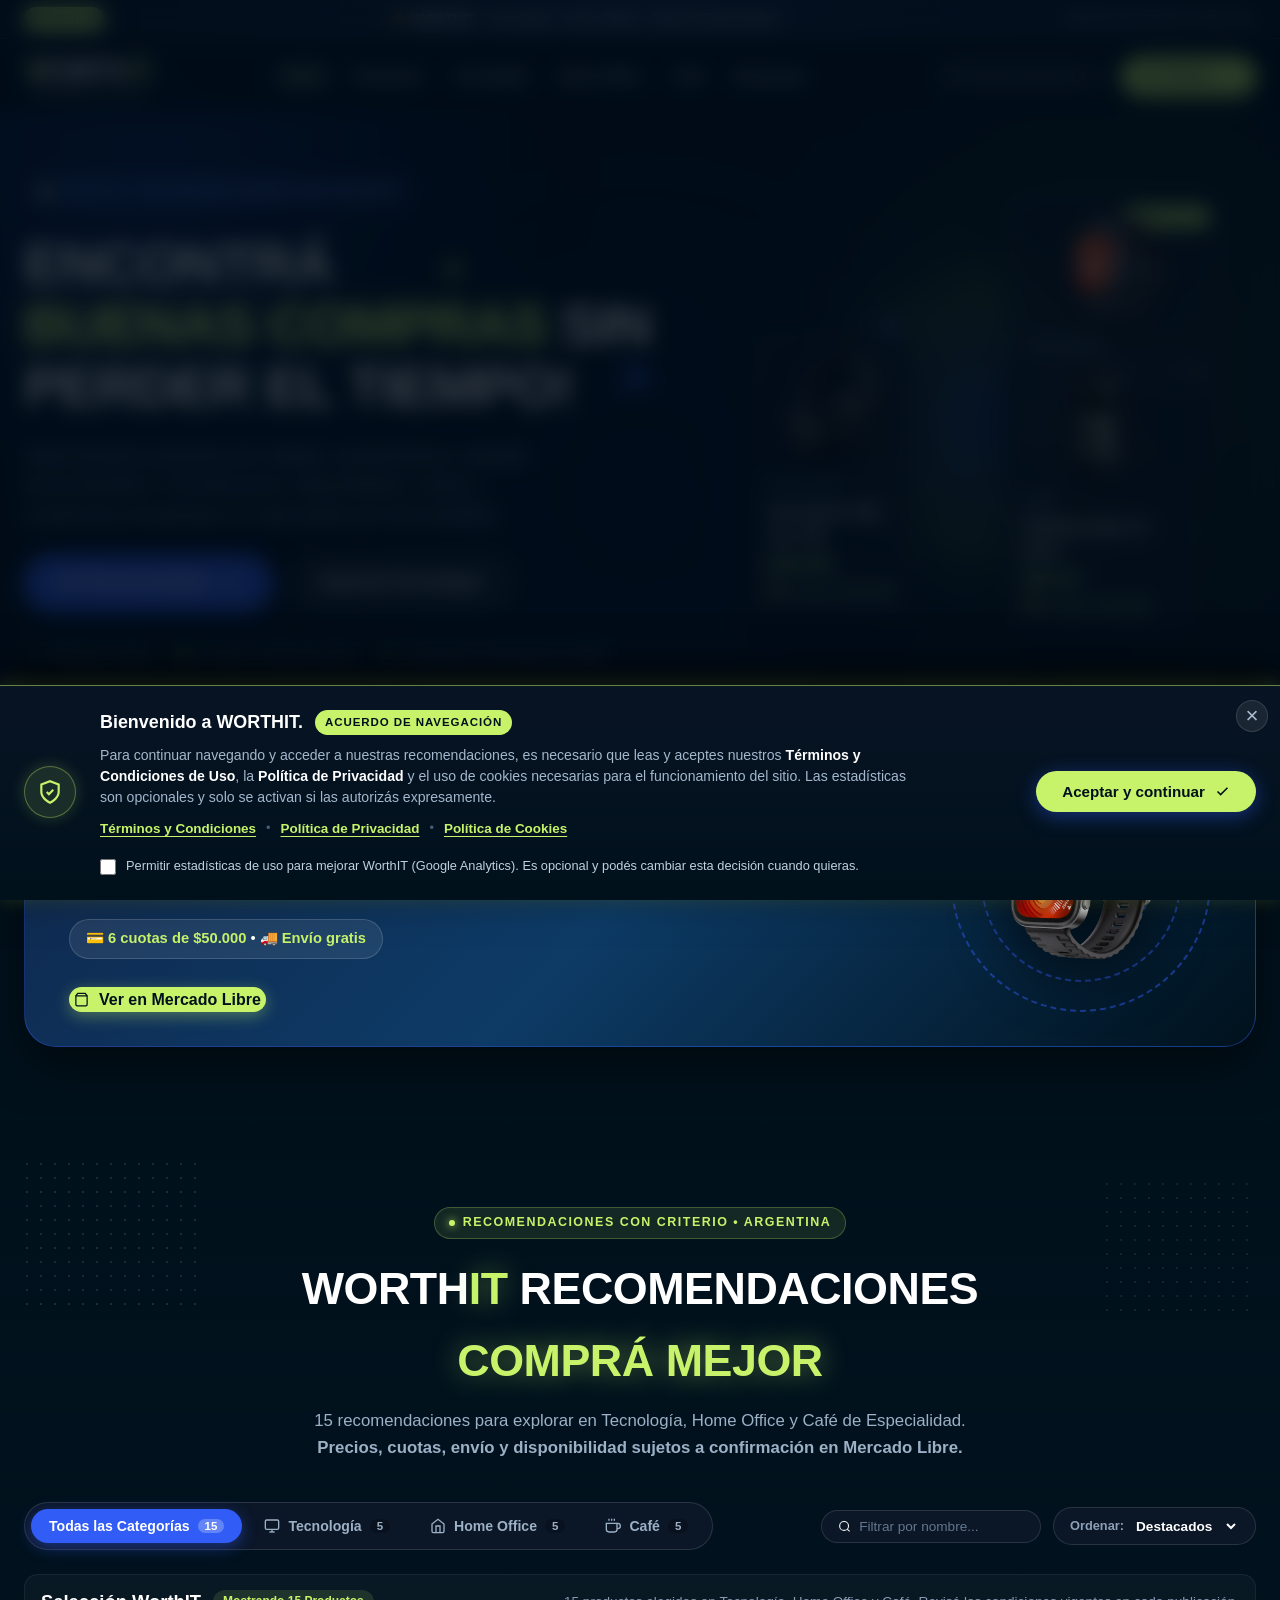
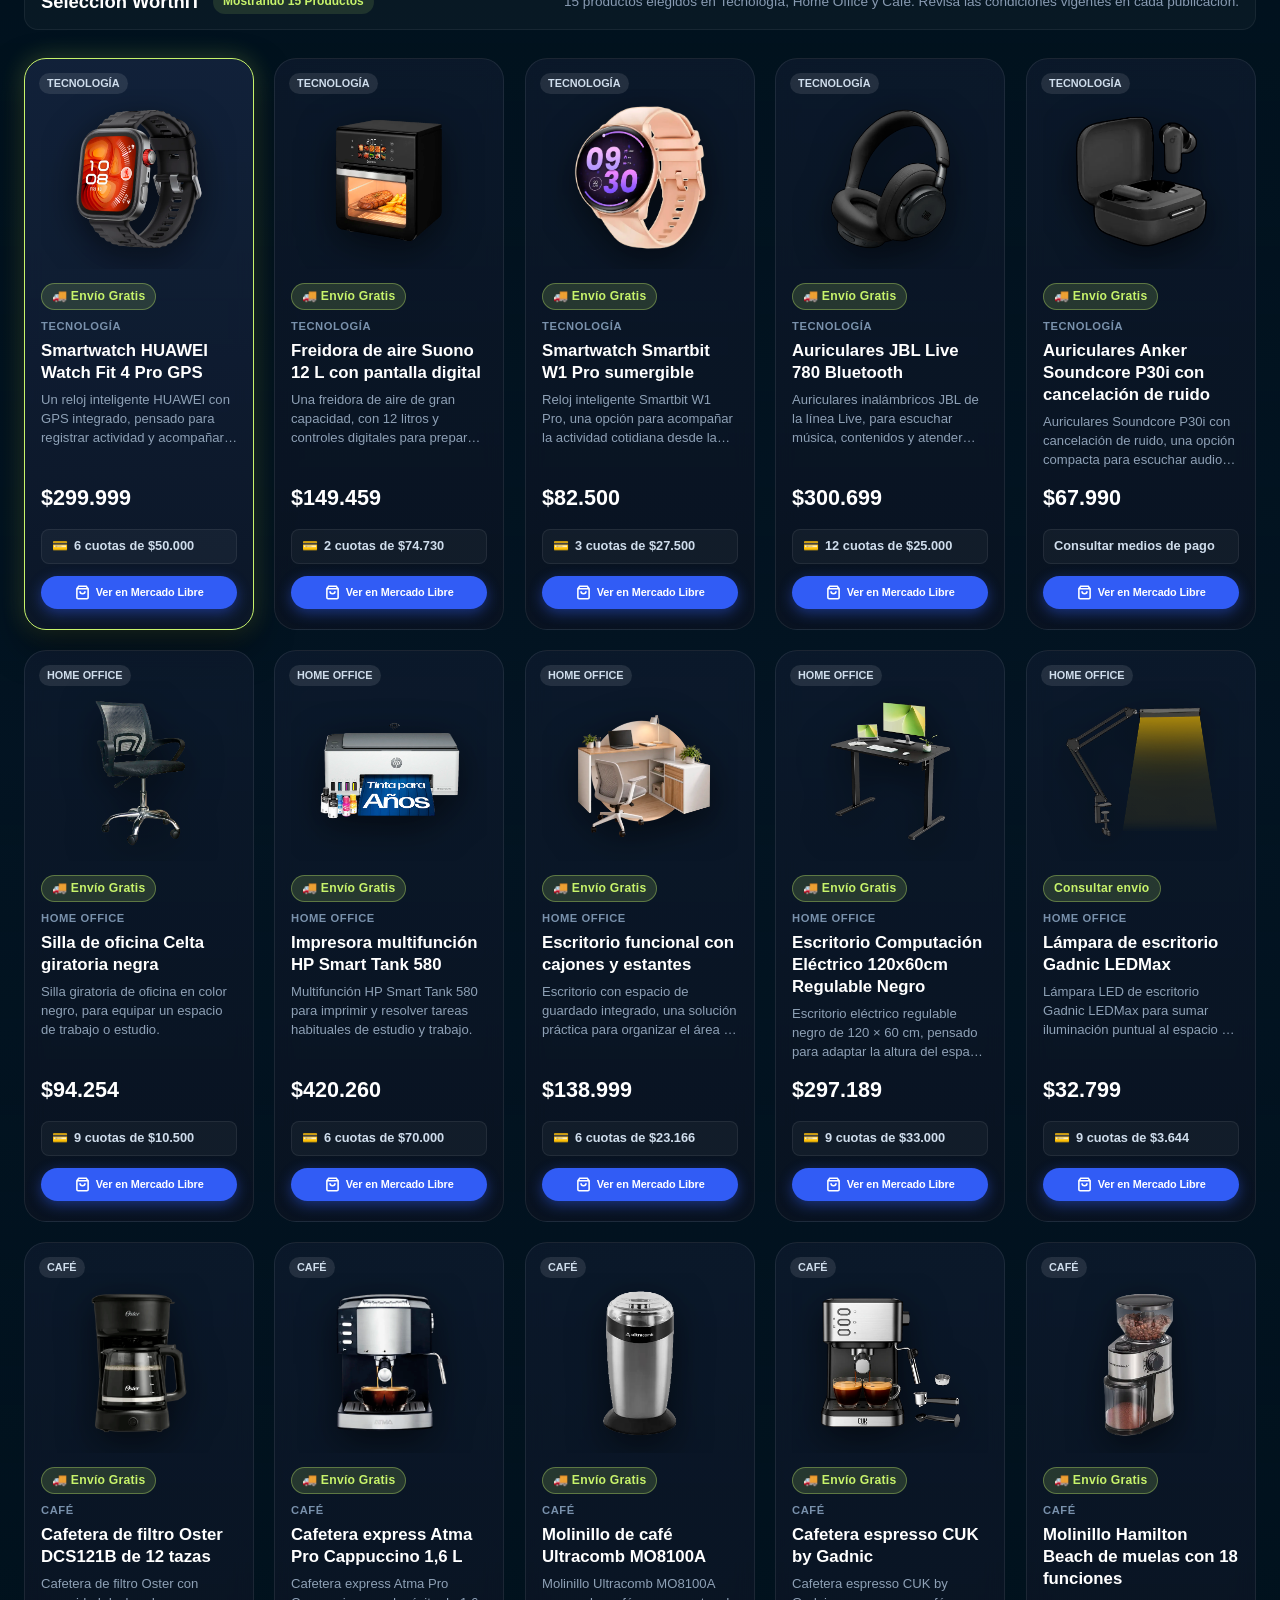
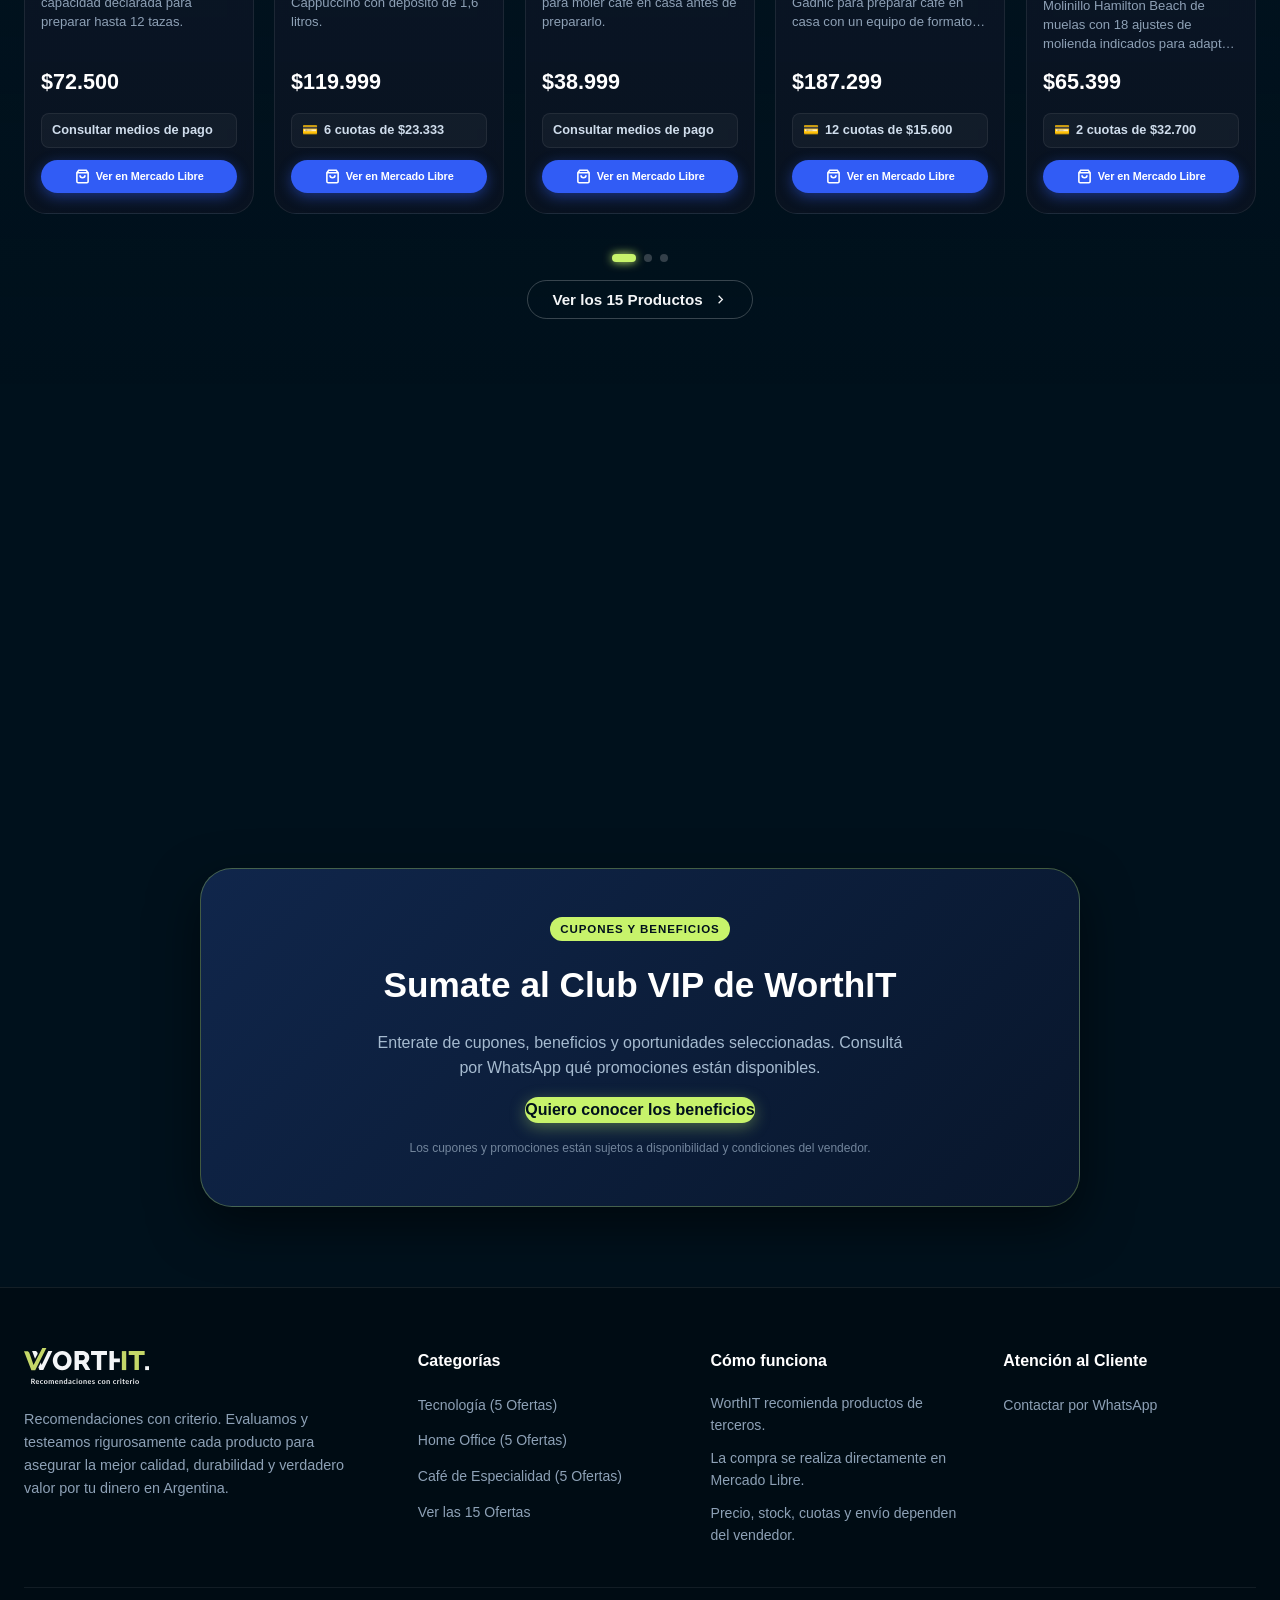
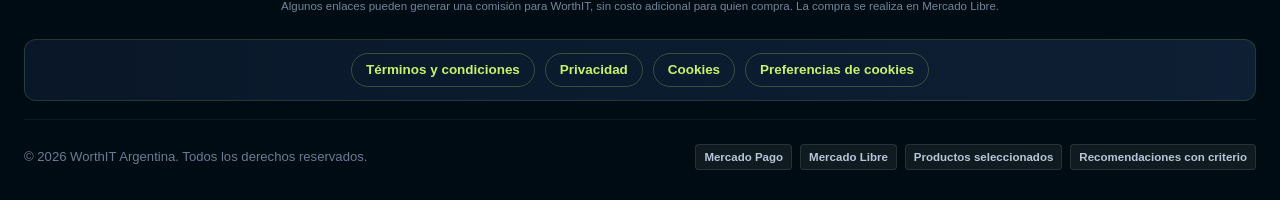
<file: index.html>
<!DOCTYPE html>
<html lang="es-AR">
<head>
  <meta charset="UTF-8">
  <meta name="viewport" content="width=device-width, initial-scale=1.0">
  <!-- Política CSP compatible con la landing: conserva Google Fonts y estilos visuales inline,
       pero bloquea scripts inline, plugins y contenido ejecutable de orígenes no autorizados. -->
  <meta http-equiv="Content-Security-Policy" content="default-src 'self'; base-uri 'self'; object-src 'none'; script-src 'self' https://www.googletagmanager.com; style-src 'self' 'unsafe-inline' https://fonts.googleapis.com; font-src 'self' https://fonts.gstatic.com data:; img-src 'self' data: https:; connect-src 'self' https://fonts.googleapis.com https://fonts.gstatic.com https://www.google-analytics.com https://region1.google-analytics.com https://www.googletagmanager.com; frame-src https://www.googletagmanager.com; form-action 'self' https://meli.la https://mercadolibre.com.ar https://wa.me; upgrade-insecure-requests">
  <meta name="referrer" content="strict-origin-when-cross-origin">
  <title>WorthIT | Recomendaciones con criterio</title>
  <meta name="description" content="Descubrí recomendaciones de productos en Tecnología, Home Office y Café de Especialidad. Selección de productos y acceso directo a las publicaciones de Mercado Libre.">
  <link rel="icon" type="image/svg+xml" href="logo-worthit.svg">
  <!-- Google Fonts: Outfit & Plus Jakarta Sans -->
  <link rel="preconnect" href="https://fonts.googleapis.com">
  <link rel="preconnect" href="https://fonts.gstatic.com" crossorigin>
  <link href="https://fonts.googleapis.com/css2?family=Outfit:wght@400;500;600;700;800;900&family=Plus+Jakarta+Sans:wght@400;500;600;700;800&display=swap" rel="stylesheet">
  <link rel="stylesheet" href="styles.css">
</head>
<body>

  <!-- Luces Ambientales y Grillas de Puntos -->
  <div class="ambient-glow glow-top-left"></div>
  <div class="ambient-glow glow-top-right"></div>
  <div class="ambient-glow glow-center"></div>

  <!-- Barra Superior de Anuncios -->
  <div class="top-announcement">
    <div class="container announcement-content">
      <span class="badge-accent">WORTHIT</span>
      <p class="announcement-text">
        ⚡ <strong>WORTHIT</strong> · Tecnología · Home Office · Café de Especialidad
      </p>
      <div class="announcement-code">
        Selección de productos destacados
      </div>
    </div>
  </div>

  <!-- Encabezado / Navegación -->
  <header class="site-header" id="siteHeader">
    <!-- Barra de progreso de lectura / scroll suave -->
    <div class="scroll-progress-bar" id="scrollProgressBar"></div>

    <div class="container header-container">
      <a href="#" class="brand-logo" aria-label="WorthIT Inicio">
        <img src="logo-worthit.svg" alt="Logo de WorthIT" class="logo-img">
      </a>

      <nav class="main-nav" aria-label="Navegación principal">
        <ul class="nav-links">
          <li><a href="#hero" class="nav-link active">Inicio</a></li>
          <li><a href="#deals" class="nav-link">Productos</a></li>
          <li><a href="#deals" data-filter="technology" class="nav-link">Tecnología</a></li>
          <li><a href="#deals" data-filter="home-office" class="nav-link">Home Office</a></li>
          <li><a href="#deals" data-filter="coffee" class="nav-link">Café</a></li>
          <li><a href="#spotlight" class="nav-link">Destacado</a></li>
        </ul>
      </nav>

      <div class="header-actions">
        <!-- Buscador Rápido -->
        <div class="search-box-mini">
          <svg class="icon" viewBox="0 0 24 24" fill="none" stroke="currentColor" stroke-width="2">
            <circle cx="11" cy="11" r="8"></circle>
            <line x1="21" y1="21" x2="16.65" y2="16.65"></line>
          </svg>
          <input type="text" id="headerSearchInput" placeholder="Buscar productos..." aria-label="Buscar productos">
        </div>
<!-- CTA Ver Ofertas -->
        <a href="#deals" class="btn btn-accent btn-sm">
          <span>Ver Ofertas</span>
          <svg class="icon-sm" viewBox="0 0 24 24" fill="none" stroke="currentColor" stroke-width="2.5">
            <polyline points="9 18 15 12 9 6"></polyline>
          </svg>
        </a>

        <!-- Botón Menú Móvil -->
        <button class="mobile-toggle" id="mobileToggle" aria-label="Abrir menú de navegación">
          <span></span>
          <span></span>
          <span></span>
        </button>
      </div>
    </div>
  </header>

  <!-- Menú Lateral Móvil -->
  <div class="mobile-menu-overlay" id="mobileMenuOverlay"></div>
  <div class="mobile-menu-drawer" id="mobileMenuDrawer">
    <div class="drawer-header">
      <img src="logo-worthit.svg" alt="Logo de WorthIT" style="height: 28px;">
      <button class="drawer-close" id="mobileCloseBtn" aria-label="Cerrar menú">&times;</button>
    </div>
    <ul class="mobile-nav-links">
      <li><a href="#hero" class="mobile-link">Inicio</a></li>
      <li><a href="#deals" class="mobile-link" data-filter="all">Selección WorthIT (15)</a></li>
      <li><a href="#deals" class="mobile-link" data-filter="technology">Tecnología</a></li>
      <li><a href="#deals" class="mobile-link" data-filter="home-office">Home Office</a></li>
      <li><a href="#deals" class="mobile-link" data-filter="coffee">Café de Especialidad</a></li>
      <li><a href="#spotlight" class="mobile-link">Producto destacado</a></li>
    </ul>
    <div class="mobile-menu-footer">
      <a href="#deals" class="btn btn-primary btn-block">Ver productos</a>
    </div>
  </div>

  <main>
    <!-- SECCIÓN HERO (Inspirada en Referencia 1) -->
    <section class="hero-section" id="hero">
      <!-- Elementos Decorativos -->
      <div class="dot-matrix dot-matrix-tl"></div>
      <div class="dot-matrix dot-matrix-tr"></div>
      <div class="floating-triangle triangle-pink"></div>
      <div class="floating-triangle triangle-cyan"></div>
      <div class="floating-orb orb-1"></div>
      <div class="floating-orb orb-2"></div>
      <div class="floating-orb orb-3"></div>

      <div class="container hero-container">
        <!-- Columna de Texto y Contador -->
        <div class="hero-content">
          <div class="hero-badge">
            <span class="pulse-dot"></span>
            <span>WORTHIT • RECOMENDACIONES CON CRITERIO</span>
          </div>

          <h1 class="hero-title">
            ENCONTRÁ<br>
            <span class="highlight-accent">BUENAS COMPRAS</span> SIN<br>
            PERDER EL TIEMPO!
          </h1>

          <p class="hero-subtitle">
            Seleccionamos productos por utilidad, características y relación precio-beneficio. Consultá precio, disponibilidad, cuotas y condiciones actualizadas en cada publicación del vendedor.
          </p>

          <!--
            CUENTA REGRESIVA PROMOCIONAL REUTILIZABLE.
            Queda desactivada por defecto. Para una próxima campaña, configurar
            PROMO_COUNTDOWN en script.js con enabled: true y endsAt: "AAAA-MM-DDTHH:MM:SS".
            El contador se mostrará automáticamente; no usar fechas ficticias ni campañas vencidas.
          -->
          <div class="countdown-wrapper" id="promoCountdown" hidden>
            <div class="countdown-header">
              <svg class="icon-sm" viewBox="0 0 24 24" fill="none" stroke="currentColor" stroke-width="2">
                <circle cx="12" cy="12" r="10"></circle>
                <polyline points="12 6 12 12 16 14"></polyline>
              </svg>
              <span id="countdownHeading">EL EVENTO TERMINA EN:</span>
            </div>
            <div class="countdown-timer" id="countdownTimer">
              <div class="countdown-block"><div class="countdown-card"><span class="countdown-num" id="timerDays">00</span><div class="card-split"></div></div><span class="countdown-label">DÍAS</span></div>
              <div class="countdown-block"><div class="countdown-card"><span class="countdown-num" id="timerHours">00</span><div class="card-split"></div></div><span class="countdown-label">HORAS</span></div>
              <div class="countdown-block"><div class="countdown-card"><span class="countdown-num" id="timerMinutes">00</span><div class="card-split"></div></div><span class="countdown-label">MINUTOS</span></div>
              <div class="countdown-block"><div class="countdown-card"><span class="countdown-num" id="timerSeconds">00</span><div class="card-split"></div></div><span class="countdown-label">SEGUNDOS</span></div>
            </div>
            <p class="countdown-expired-message" id="countdownExpired" hidden>¡Esta promoción ha finalizado!</p>
          </div>

          <!-- Botones de Acción -->
          <div class="hero-buttons">
            <a href="#deals" class="btn btn-primary btn-lg">
              <span>Ver Recomendados</span>
              <svg class="icon" viewBox="0 0 24 24" fill="none" stroke="currentColor" stroke-width="2">
                <line x1="5" y1="12" x2="19" y2="12"></line>
                <polyline points="12 5 19 12 12 19"></polyline>
              </svg>
            </a>
            <a href="#deals" data-filter="technology" class="btn btn-glass btn-lg">
              <span>Especial Tecnología</span>
            </a>
          </div>

          <!-- Sellos de Confianza -->
          <div class="hero-trust">
            <div class="trust-item">
              <svg class="icon-sm text-accent" viewBox="0 0 24 24" fill="none" stroke="currentColor" stroke-width="2">
                <polyline points="20 6 9 17 4 12"></polyline>
              </svg>
              <span>Selección curada</span>
            </div>
            <div class="trust-item">
              <svg class="icon-sm text-accent" viewBox="0 0 24 24" fill="none" stroke="currentColor" stroke-width="2">
                <rect x="1" y="3" width="15" height="13"></rect>
                <polygon points="16 8 20 8 23 11 23 16 16 16 16 8"></polygon>
                <circle cx="5.5" cy="18.5" r="2.5"></circle>
                <circle cx="18.5" cy="18.5" r="2.5"></circle>
              </svg>
              <span>Compra en Mercado Libre</span>
            </div>
            <div class="trust-item">
              <svg class="icon-sm text-accent" viewBox="0 0 24 24" fill="none" stroke="currentColor" stroke-width="2">
                <path d="M12 22s8-4 8-10V5l-8-3-8 3v7c0 6 8 10 8 10z"></path>
              </svg>
              <span>Condiciones verificadas en origen</span>
            </div>
          </div>
        </div>

        <!-- Productos reales del catálogo en composición flotante -->
        <div class="hero-showcase" aria-label="Productos recomendados WorthIT">
          <div class="showcase-glow-circle"></div>

          <a class="floating-card card-vr" href="https://meli.la/13CTiHx" target="_blank" rel="sponsored nofollow noopener noreferrer" aria-label="Ver Smartwatch HUAWEI Watch Fit 4 Pro GPS en Mercado Libre">
            <div class="floating-badge">DESTACADO</div>
            <div class="card-img-wrap"><img src="images/products/smartwatch2.png" alt="Smartwatch HUAWEI Watch Fit 4 Pro GPS" loading="lazy"></div>
            <div class="floating-info">
              <span class="floating-cat">Tecnología</span>
              <h4 class="floating-name">HUAWEI Watch Fit 4 Pro GPS</h4>
              <div class="floating-price"><span class="price-new">$299.999</span></div>
              <span class="hero-free-shipping">💳 6 cuotas de $50.000</span>
            </div>
          </a>

          <a class="floating-card card-phone" href="https://meli.la/2bgiQ1i" target="_blank" rel="sponsored nofollow noopener noreferrer" aria-label="Ver Auriculares JBL Live 780 Bluetooth en Mercado Libre">
            <div class="card-img-wrap"><img src="images/products/headphones-jbl.png" alt="Auriculares JBL Live 780 Bluetooth" loading="lazy"></div>
            <div class="floating-info">
              <span class="floating-cat">Tecnología</span>
              <h4 class="floating-name">Auriculares JBL Live 780</h4>
              <div class="floating-price"><span class="price-new">$309.999</span></div>
              <span class="hero-free-shipping">💳 6 cuotas de $51.666</span>
            </div>
          </a>

          <a class="floating-card card-audio" href="https://meli.la/2yB92ov" target="_blank" rel="sponsored nofollow noopener noreferrer" aria-label="Ver Cafetera de filtro Oster de 12 tazas en Mercado Libre">
            <div class="card-img-wrap"><img src="images/products/coffee.png" alt="Cafetera de filtro Oster de 12 tazas" loading="lazy"></div>
            <div class="floating-info">
              <span class="floating-cat">Café</span>
              <h4 class="floating-name">Cafetera Oster 12 tazas</h4>
              <div class="floating-price"><span class="price-new">$69.133</span></div>
              <span class="hero-free-shipping">💳 2 cuotas de $34.566</span>
            </div>
          </a>
        </div>
      </div>

      <!-- BANNER DESTACADO DEL DÍA (Referencia 1) -->
      <div class="container hero-spotlight-container" id="spotlight">
        <div class="spotlight-banner fade-in-scroll">
          <div class="spotlight-left">
            <span class="spotlight-pill">DESTACADO DEL DÍA</span>
            <h3 class="spotlight-title">Smartwatch HUAWEI Watch Fit 4 Pro GPS</h3>
            <p class="spotlight-subtitle">GPS integrado para registrar recorridos y acompañar tus entrenamientos.</p>
            <div class="spotlight-installments-pill">
              💳 <strong>6 cuotas de $50.000</strong> • 🚚 <strong>Envío gratis</strong>
            </div>
            <div class="spotlight-cta">
              <a href="https://meli.la/13CTiHx" class="btn btn-accent btn-buy-spotlight" data-product-id="BV92HN-NCEV" target="_blank" rel="sponsored nofollow noopener noreferrer">
                <svg class="icon-sm" viewBox="0 0 24 24" fill="none" stroke="currentColor" stroke-width="2" style="margin-left: 5px;">
                  <path d="M6 2L3 6v14a2 2 0 0 0 2 2h14a2 2 0 0 0 2-2V6l-3-4z"></path>
                  <line x1="3" y1="6" x2="21" y2="6"></line>
                </svg>
                <span style="padding-right: 5px;">Ver en Mercado Libre</span>
              </a>
            </div>
          </div>
          <div class="spotlight-right">
            <div class="sound-wave wave-1"></div>
            <div class="sound-wave wave-2"></div>
            <div class="sound-wave wave-3"></div>
            <img src="images/products/smartwatch2.png" alt="Smartwatch HUAWEI Watch Fit 4 Pro GPS" class="spotlight-speaker-img">
          </div>
        </div>
      </div>
    </section>

    <!-- CATÁLOGO DE PRODUCTOS (Inspirado en Referencia 2) -->
    <section class="deals-section" id="deals">
      <div class="dot-matrix dot-matrix-deals-left"></div>
      <div class="dot-matrix dot-matrix-deals-right"></div>

      <div class="container">
        <!-- Encabezado de Sección -->
        <div class="section-header text-center fade-in-scroll">
          <div class="section-tag">
            <span class="tag-glow"></span>
            RECOMENDACIONES CON CRITERIO • ARGENTINA
          </div>
          <h2 class="section-title">
            WORTH<span class="highlight-accent">IT</span> RECOMENDACIONES<br>
            <span class="highlight-accent">COMPRÁ MEJOR</span>
          </h2>
          <p class="section-desc">
            15 recomendaciones para explorar en Tecnología, Home Office y Café de Especialidad. <strong>Precios, cuotas, envío y disponibilidad sujetos a confirmación en Mercado Libre.</strong>
          </p>
        </div>

        <!-- Pestañas de Categoría y Controles de Filtro -->
        <div class="deals-controls-bar">
          <div class="category-tabs" id="categoryTabs" role="tablist">
            <button class="tab-btn active" data-category="all" role="tab" aria-selected="true">
              <span>Todas las Categorías</span>
              <span class="tab-count">15</span>
            </button>
            <button class="tab-btn" data-category="technology" role="tab" aria-selected="false">
              <svg class="tab-icon" viewBox="0 0 24 24" fill="none" stroke="currentColor" stroke-width="2">
                <rect x="2" y="3" width="20" height="14" rx="2" ry="2"></rect>
                <line x1="8" y1="21" x2="16" y2="21"></line>
                <line x1="12" y1="17" x2="12" y2="21"></line>
              </svg>
              <span>Tecnología</span>
              <span class="tab-count">5</span>
            </button>
            <button class="tab-btn" data-category="home-office" role="tab" aria-selected="false">
              <svg class="tab-icon" viewBox="0 0 24 24" fill="none" stroke="currentColor" stroke-width="2">
                <path d="M3 9l9-7 9 7v11a2 2 0 0 1-2 2H5a2 2 0 0 1-2-2z"></path>
                <polyline points="9 22 9 12 15 12 15 22"></polyline>
              </svg>
              <span>Home Office</span>
              <span class="tab-count">5</span>
            </button>
            <button class="tab-btn" data-category="coffee" role="tab" aria-selected="false">
              <svg class="tab-icon" viewBox="0 0 24 24" fill="none" stroke="currentColor" stroke-width="2">
                <path d="M18 8h1a4 4 0 0 1 0 8h-1"></path>
                <path d="M2 8h16v9a4 4 0 0 1-4 4H6a4 4 0 0 1-4-4V8z"></path>
                <line x1="6" y1="1" x2="6" y2="4"></line>
                <line x1="10" y1="1" x2="10" y2="4"></line>
                <line x1="14" y1="1" x2="14" y2="4"></line>
              </svg>
              <span>Café</span>
              <span class="tab-count">5</span>
            </button>
          </div>

          <!-- Buscador y Ordenador -->
          <div class="filter-tools">
            <div class="search-input-wrap">
              <svg class="icon-sm" viewBox="0 0 24 24" fill="none" stroke="currentColor" stroke-width="2">
                <circle cx="11" cy="11" r="8"></circle>
                <line x1="21" y1="21" x2="16.65" y2="16.65"></line>
              </svg>
              <input type="text" id="productFilterInput" placeholder="Filtrar por nombre..." aria-label="Filtrar productos">
              <button class="clear-search-btn" id="clearSearchBtn" title="Limpiar búsqueda">&times;</button>
            </div>

            <div class="sort-wrap">
              <label for="sortSelect">Ordenar:</label>
              <select id="sortSelect" aria-label="Ordenar productos">
                <option value="featured">Destacados</option>
                <option value="discount">Destacados</option>
                <option value="price-asc">Menor Precio</option>
                <option value="price-desc">Mayor Precio</option>
              </select>
            </div>
          </div>
        </div>

        <!-- Subencabezado de Categoría Activa -->
        <div class="active-category-header" id="activeCategoryHeader">
          <div class="cat-title-group">
            <h3 id="currentCategoryTitle">Selección WorthIT</h3>
            <span class="cat-counter" id="currentCategoryCount">Mostrando 15 Productos</span>
          </div>
          <div class="cat-subtitle" id="currentCategoryDesc">
            15 productos elegidos en Tecnología, Home Office y Café. Revisá las condiciones vigentes en cada publicación.
          </div>
        </div>

        <!-- GRILLA DE 15 PRODUCTOS -->
        <div class="products-grid" id="productsGrid">
          <!-- Inyectado dinámicamente con script.js -->
        </div>

        <!-- Mensaje sin resultados -->
        <div class="no-results" id="noResultsMsg" style="display: none;">
          <svg class="icon-lg text-accent" viewBox="0 0 24 24" fill="none" stroke="currentColor" stroke-width="1.5">
            <circle cx="11" cy="11" r="8"></circle>
            <line x1="21" y1="21" x2="16.65" y2="16.65"></line>
            <line x1="8" y1="11" x2="14" y2="11"></line>
          </svg>
          <h3>No se encontraron productos coincidentes</h3>
          <p>Probá buscando con otros términos o restablecé los filtros.</p>
          <button class="btn btn-primary" id="resetFiltersBtn">Restablecer filtros</button>
        </div>

        <!-- Paginación / Botón Ver Todos (Referencia 2) -->
        <div class="deals-footer-bar">
          <div class="pagination-dots" id="paginationDots">
            <span class="dot active"></span>
            <span class="dot"></span>
            <span class="dot"></span>
          </div>

          <button class="btn btn-outline-pill" id="showAllBtn">
            <span>Ver los 15 Productos</span>
            <svg class="icon-sm" viewBox="0 0 24 24" fill="none" stroke="currentColor" stroke-width="2">
              <polyline points="9 18 15 12 9 6"></polyline>
            </svg>
          </button>
        </div>
      </div>
    </section>

    <!-- TRÍO DE CATEGORÍAS DESTACADAS -->
    <section class="category-showcase-section">
      <div class="container">
        <div class="category-cards-trio">
          <!-- Tarjeta 1: Tecnología -->
          <div class="category-feature-card fade-in-scroll stagger-1" data-cat-target="technology">
            <div class="cat-feature-badge">5 OFERTAS ACTIVAS</div>
            <div class="cat-feature-icon">
              <svg viewBox="0 0 24 24" fill="none" stroke="currentColor" stroke-width="2">
                <rect x="2" y="3" width="20" height="14" rx="2" ry="2"></rect>
                <line x1="8" y1="21" x2="16" y2="21"></line>
                <line x1="12" y1="17" x2="12" y2="21"></line>
              </svg>
            </div>
            <h3>Tecnología de Punta</h3>
            <p>Smartwatches, auriculares y otros dispositivos para el uso cotidiano.</p>
            <span class="cat-feature-link">
              <span>Ver 5 Ofertas de Tecnología</span>
              <svg class="icon-sm" viewBox="0 0 24 24" fill="none" stroke="currentColor" stroke-width="2">
                <line x1="5" y1="12" x2="19" y2="12"></line>
                <polyline points="12 5 19 12 12 19"></polyline>
              </svg>
            </span>
          </div>

          <!-- Tarjeta 2: Home Office -->
          <div class="category-feature-card fade-in-scroll stagger-2" data-cat-target="home-office">
            <div class="cat-feature-badge">5 OFERTAS ACTIVAS</div>
            <div class="cat-feature-icon">
              <svg viewBox="0 0 24 24" fill="none" stroke="currentColor" stroke-width="2">
                <path d="M3 9l9-7 9 7v11a2 2 0 0 1-2 2H5a2 2 0 0 1-2-2z"></path>
                <polyline points="9 22 9 12 15 12 15 22"></polyline>
              </svg>
            </div>
            <h3>Home Office y Escritorios</h3>
            <p>Escritorios elevables de doble motor, sillas ergonómicas de alta densidad, barras de luz antifatiga y pads de cuero.</p>
            <span class="cat-feature-link">
              <span>Ver 5 Ofertas de Home Office</span>
              <svg class="icon-sm" viewBox="0 0 24 24" fill="none" stroke="currentColor" stroke-width="2">
                <line x1="5" y1="12" x2="19" y2="12"></line>
                <polyline points="12 5 19 12 12 19"></polyline>
              </svg>
            </span>
          </div>

          <!-- Tarjeta 3: Café -->
          <div class="category-feature-card fade-in-scroll stagger-3" data-cat-target="coffee">
            <div class="cat-feature-badge">5 OFERTAS ACTIVAS</div>
            <div class="cat-feature-icon">
              <svg viewBox="0 0 24 24" fill="none" stroke="currentColor" stroke-width="2">
                <path d="M18 8h1a4 4 0 0 1 0 8h-1"></path>
                <path d="M2 8h16v9a4 4 0 0 1-4 4H6a4 4 0 0 1-4-4V8z"></path>
                <line x1="6" y1="1" x2="6" y2="4"></line>
                <line x1="10" y1="1" x2="10" y2="4"></line>
                <line x1="14" y1="1" x2="14" y2="4"></line>
              </svg>
            </div>
            <h3>Café de Especialidad</h3>
            <p>Cafeteras espresso con pantalla táctil, molinillos cónicos de precisión, pavas cuello de cisne y granos de origen único.</p>
            <span class="cat-feature-link">
              <span>Ver 5 Ofertas de Café</span>
              <svg class="icon-sm" viewBox="0 0 24 24" fill="none" stroke="currentColor" stroke-width="2">
                <line x1="5" y1="12" x2="19" y2="12"></line>
                <polyline points="12 5 19 12 12 19"></polyline>
              </svg>
            </span>
          </div>
        </div>
      </div>
    </section>

    <!-- NEWSLETTER Y CUPÓN VIP -->
    <section class="newsletter-section">
      <div class="container">
        <div class="newsletter-box fade-in-scroll">
          <div class="newsletter-content">
            <span class="badge-accent">CUPONES Y BENEFICIOS</span>
            <h2>Sumate al Club VIP de WorthIT</h2>
            <p>Enterate de cupones, beneficios y oportunidades seleccionadas. Consultá por WhatsApp qué promociones están disponibles.</p>
            <a class="btn btn-accent" href="https://wa.me/5492234565003?text=Hola%2C%20quiero%20consultar%20por%20cupones%20y%20beneficios%20de%20WorthIT" target="_blank" rel="noopener noreferrer">Quiero conocer los beneficios</a>
            <span class="form-disclaimer">Los cupones y promociones están sujetos a disponibilidad y condiciones del vendedor.</span>
          </div>
        </div>
      </div>
    </section>
  </main>

  <!-- PIE DE PÁGINA -->
  <footer class="site-footer">
    <div class="container">
      <div class="footer-top">
        <div class="footer-brand-col">
          <a href="#" class="footer-logo">
            <img src="logo-worthit.svg" alt="Logo de WorthIT">
          </a>
          <p class="footer-bio">
            Recomendaciones con criterio. Evaluamos y testeamos rigurosamente cada producto para asegurar la mejor calidad, durabilidad y verdadero valor por tu dinero en Argentina.
          </p>
          <div class="footer-socials">
          </div>
        </div>

        <div class="footer-col">
          <h4>Categorías</h4>
          <ul>
            <li><a href="#deals" data-filter="technology">Tecnología (5 Ofertas)</a></li>
            <li><a href="#deals" data-filter="home-office">Home Office (5 Ofertas)</a></li>
            <li><a href="#deals" data-filter="coffee">Café de Especialidad (5 Ofertas)</a></li>
            <li><a href="#deals" data-filter="all">Ver las 15 Ofertas</a></li>
          </ul>
        </div>

        <div class="footer-col footer-how-it-works">
          <h4>Cómo funciona</h4>
          <ul>
            <li>WorthIT recomienda productos de terceros.</li>
            <li>La compra se realiza directamente en Mercado Libre.</li>
            <li>Precio, stock, cuotas y envío dependen del vendedor.</li>
          </ul>
        </div>
        <div class="footer-col">
          <h4>Atención al Cliente</h4>
          <ul>
            <li><a href="https://wa.me/5492234565003" target="_blank" rel="noopener noreferrer">Contactar por WhatsApp</a></li>
          </ul>
        </div>
      </div>

      <p class="footer-disclosure">Algunos enlaces pueden generar una comisión para WorthIT, sin costo adicional para quien compra. La compra se realiza en Mercado Libre.</p>
      <nav class="footer-legal-nav" aria-label="Información legal">
        <button type="button" data-open-legal="terms">Términos y condiciones</button>
        <button type="button" data-open-legal="privacy">Privacidad</button>
        <button type="button" data-open-legal="cookies">Cookies</button>
        <button type="button" id="manageCookiePreferences">Preferencias de cookies</button>
      </nav>
      <div class="footer-bottom">
        <p>&copy; 2026 WorthIT Argentina. Todos los derechos reservados.</p>
        <div class="payment-methods">
          <span class="pay-badge">Mercado Pago</span>
          <span class="pay-badge">Mercado Libre</span>
          <span class="pay-badge">Productos seleccionados</span>
          <span class="pay-badge">Recomendaciones con criterio</span>
          
        </div>
      </div>
    </div>
  </footer>

  <!-- MODAL DE VISTA RÁPIDA -->
  <div class="modal-overlay" id="quickViewModal">
    <div class="modal-container">
      <button class="modal-close" id="modalCloseBtn" aria-label="Cerrar ventana">&times;</button>
      <div class="modal-body" id="modalBody">
        <!-- Generado dinámicamente con JS -->
      </div>
    </div>
  </div>


  <!-- BOTÓN FLOTANTE DE WHATSAPP (+54 9 223 456-5003) -->
  <aside class="whatsapp-float-container" aria-label="Contacto por WhatsApp">
    <div class="whatsapp-tooltip" id="whatsappTooltip">
      <span class="tooltip-status"></span>
      <span>¿Tenés dudas sobre las ofertas? <strong>¡Escribinos por WhatsApp!</strong></span>
    </div>
    <a href="https://wa.me/5492234565003?text=%C2%A1Hola!%20Vengo%20de%20WorthIT%20y%20quiero%20hacer%20una%20consulta%20sobre%20sus%20recomendaciones" 
       target="_blank" 
       rel="noopener noreferrer" 
       class="whatsapp-float-btn" 
       aria-label="Chatear con soporte de WorthIT por WhatsApp al +54 9 223 456-5003">
      <div class="whatsapp-pulse"></div>
      <svg class="whatsapp-icon" viewBox="0 0 24 24" fill="currentColor">
        <path d="M.057 24l1.687-6.163c-1.041-1.804-1.588-3.849-1.587-5.946.003-6.556 5.338-11.891 11.893-11.891 3.181.001 6.167 1.24 8.413 3.488 2.245 2.248 3.481 5.236 3.48 8.414-.003 6.557-5.338 11.892-11.893 11.892-1.99-.001-3.951-.5-5.688-1.448l-6.305 1.654zm6.597-3.807c1.676.995 3.276 1.591 5.392 1.592 5.448 0 9.886-4.434 9.889-9.885.002-5.462-4.415-9.89-9.881-9.892-5.452 0-9.887 4.434-9.889 9.884-.001 2.225.651 3.891 1.746 5.634l-.999 3.648 3.742-.981zm11.387-5.464c-.074-.124-.272-.198-.57-.347-.297-.149-1.758-.868-2.031-.967-.272-.099-.47-.149-.669.149-.198.297-.768.967-.941 1.165-.173.198-.347.223-.644.074-.297-.149-1.255-.462-2.39-1.475-.883-.788-1.48-1.761-1.653-2.059-.173-.297-.018-.458.13-.606.134-.133.297-.347.446-.521.151-.172.2-.296.3-.495.099-.198.05-.372-.025-.521-.075-.148-.669-1.611-.916-2.206-.242-.579-.487-.501-.669-.51l-.57-.01c-.198 0-.52.074-.792.372s-1.04 1.016-1.04 2.479 1.065 2.876 1.213 3.074c.149.198 2.095 3.2 5.076 4.487.709.306 1.263.489 1.694.626.712.226 1.36.194 1.872.118.571-.085 1.758-.719 2.006-1.413.248-.695.248-1.29.173-1.414z"/>
      </svg>
      <span class="whatsapp-badge-active"></span>
    </a>
  </aside>

  <div class="consent-blocking-overlay" id="consentOverlay" aria-hidden="true"></div>

  <!-- Banner inferior de consentimiento legal bloqueante -->
  <aside class="consent-bottom-banner" id="consentBanner" role="dialog" aria-modal="true" aria-live="polite" aria-label="Acuerdo de navegación">
    <div class="container consent-container">
      <button class="consent-close-btn" id="consentCloseAttemptBtn" type="button" aria-label="El consentimiento es necesario para continuar" title="Aceptar es requerido para continuar">&times;</button>
      <div class="consent-content-grid">
        <div class="consent-shield-icon" aria-hidden="true">
          <svg viewBox="0 0 24 24" fill="none" stroke="currentColor" stroke-width="2">
            <path d="M12 22s8-4 8-10V5l-8-3-8 3v7c0 6 8 10 8 10z"></path>
            <polyline points="9 12 11 14 15 10"></polyline>
          </svg>
        </div>
        <div class="consent-text-col">
          <div class="consent-header-row">
            <h4 class="consent-title">Bienvenido a WORTHIT.</h4>
            <span class="badge-accent">ACUERDO DE NAVEGACIÓN</span>
          </div>
          <p class="consent-desc">
            Para continuar navegando y acceder a nuestras recomendaciones, es necesario que leas y aceptes nuestros
            <strong>Términos y Condiciones de Uso</strong>, la <strong>Política de Privacidad</strong> y el uso de cookies necesarias para el funcionamiento del sitio. Las estadísticas son opcionales y solo se activan si las autorizás expresamente.
          </p>
          <div class="consent-links-row">
            <a class="consent-legal-link" href="#" data-open-legal="terms">Términos y Condiciones</a>
            <span class="sep">•</span>
            <a class="consent-legal-link" href="#" data-open-legal="privacy">Política de Privacidad</a>
            <span class="sep">•</span>
            <a class="consent-legal-link" href="#" data-open-legal="cookies">Política de Cookies</a>
          </div>
          <label class="analytics-consent-option" for="analyticsConsent">
            <input type="checkbox" id="analyticsConsent" name="analyticsConsent">
            <span>Permitir estadísticas de uso para mejorar WorthIT (Google Analytics). Es opcional y podés cambiar esta decisión cuando quieras.</span>
          </label>
        </div>
        <div class="consent-actions-col">
          <button class="btn btn-accent btn-block btn-accept-consent" id="btnAcceptConsent" type="button">
            <span>Aceptar y continuar</span>
            <svg class="icon-sm" viewBox="0 0 24 24" fill="none" stroke="currentColor" stroke-width="2.5">
              <polyline points="20 6 9 17 4 12"></polyline>
            </svg>
          </button>
        </div>
      </div>
    </div>
  </aside>

<!-- MODAL LECTOR DE DOCUMENTACIÓN LEGAL -->
  <div class="legal-modal-overlay" id="legalModalOverlay">
    <div class="legal-modal-container">
      <div class="legal-modal-header">
        <div class="legal-modal-title-group">
          <svg class="icon text-accent" viewBox="0 0 24 24" fill="none" stroke="currentColor" stroke-width="2">
            <path d="M14 2H6a2 2 0 0 0-2 2v16a2 2 0 0 0 2 2h12a2 2 0 0 0 2-2V8z"></path>
            <polyline points="14 2 14 8 20 8"></polyline>
            <line x1="16" y1="13" x2="8" y2="13"></line>
            <line x1="16" y1="17" x2="8" y2="17"></line>
          </svg>
          <h3>Centro Legal y Políticas — WORTHIT.</h3>
        </div>
        <button class="modal-close" id="legalModalCloseBtn" aria-label="Cerrar ventana legal">&times;</button>
      </div>

      <!-- Pestañas de Selección -->
      <div class="legal-tabs-bar" id="legalTabsBar">
        <button class="legal-tab-btn active" data-legal-tab="terms">1. T&eacute;rminos y Condiciones</button>
        <button class="legal-tab-btn" data-legal-tab="privacy">2. Pol&iacute;tica de Privacidad</button>
        <button class="legal-tab-btn" data-legal-tab="cookies">3. Pol&iacute;tica de Cookies</button>
      </div>

      <!-- Cuerpo Lector del Documento Legal -->
      <div class="legal-modal-content" id="legalModalContent">
        
        <!-- PESTAÑA 1: TÉRMINOS Y CONDICIONES -->
        <article class="legal-tab-pane active" id="pane-terms">
<h1 class="legal-doc-title">TÉRMINOS Y CONDICIONES DE USO</h1>
<span class="legal-doc-date">Última actualización: 16 de noviembre de 2026</span>
<h2>1. Sobre WorthIT</h2>
<p>WorthIT es un proyecto digital independiente que selecciona, analiza y recomienda productos de distintas categorías, entre ellas tecnología, hogar, home office y café. Su finalidad es ofrecer información y facilitar el acceso a publicaciones de productos comercializados por terceros.</p>
<h2>2. Qué hace y qué no hace WorthIT</h2>
<p>WorthIT no es una tienda en línea ni el vendedor de los productos recomendados. No recibe pedidos, no procesa pagos, no cobra el precio de los productos, no prepara ni entrega envíos y no administra garantías, cambios, devoluciones ni servicios posventa. La operación de compra se realiza directamente en la plataforma o sitio del vendedor.</p>
<h2>3. Enlaces de afiliados</h2>
<p>Algunos enlaces de WorthIT participan de programas de afiliados. Si una persona ingresa a una publicación a través de uno de esos enlaces y concreta una compra que cumple las condiciones del programa, WorthIT podría recibir una comisión. Esto no implica un costo adicional para quien compra. La presencia de un enlace de afiliado no determina por sí sola la selección ni la recomendación de un producto.</p>
<h2>4. Información sobre productos y precios</h2>
<p>WorthIT procura seleccionar productos con criterios de utilidad, características y relación precio-beneficio. La información publicada tiene carácter orientativo y puede quedar desactualizada. El precio final, stock, cuotas, financiación, costos y plazos de envío, promociones y demás condiciones son los que informe el vendedor o la plataforma al momento de la compra. Recomendamos verificar esos datos en la publicación antes de confirmar una operación.</p>
<h2>5. Compra, garantías y reclamos</h2>
<p>La compra se celebra entre la persona compradora y el vendedor a través de la plataforma correspondiente. Las consultas sobre el pedido, el pago, la entrega, la factura, la garantía, los cambios o las devoluciones deben dirigirse al vendedor o a la plataforma interviniente. Esta descripción del funcionamiento de WorthIT no limita los derechos que la normativa de defensa del consumidor reconoce a las personas usuarias.</p>
<h2>6. Sitios y servicios de terceros</h2>
<p>Los enlaces pueden dirigir a Mercado Libre u otros sitios externos. Esos servicios tienen sus propios términos, políticas de privacidad y condiciones de operación, que recomendamos consultar antes de utilizarlos. WorthIT no administra esos sitios ni puede garantizar su disponibilidad o sus contenidos.</p>
<h2>7. Uso del sitio y propiedad intelectual</h2>
<p>La persona usuaria se compromete a utilizar el sitio de manera lícita y a no interferir con su funcionamiento. Los textos, elementos gráficos y demás contenidos originales de WorthIT se encuentran protegidos por las normas de propiedad intelectual aplicables. Las marcas y contenidos de terceros pertenecen a sus respectivos titulares.</p>
<h2>8. Modificaciones</h2>
<p>WorthIT podrá actualizar estos términos cuando cambien el sitio, sus servicios o las normas aplicables. La fecha de última actualización se indicará al comienzo del documento.</p>
<h2>9. Contacto y legislación</h2>
<p>Para consultas sobre el sitio o sus recomendaciones, podés comunicarte por <a href="https://wa.me/5492234565003" target="_blank" rel="noopener noreferrer">WhatsApp</a>. Estos términos se rigen por las leyes de la República Argentina, sin afectar los derechos irrenunciables que correspondan a las personas consumidoras.</p>
</article>

        <!-- PESTAÑA 2: POLÍTICA DE PRIVACIDAD -->
        <article class="legal-tab-pane" id="pane-privacy">
<h1 class="legal-doc-title">POLÍTICA DE PRIVACIDAD</h1>
<span class="legal-doc-date">Última actualización: 16 de noviembre de 2026</span>
<h2>1. Quién está detrás del sitio</h2>
<p>WorthIT es el nombre del proyecto digital que administra este sitio y publica recomendaciones de productos. Para consultas relacionadas con privacidad, podés comunicarte por <a href="https://wa.me/5492234565003" target="_blank" rel="noopener noreferrer">WhatsApp</a>. Esta identificación pública del proyecto no reemplaza los datos de identificación y domicilio del responsable que pudieran resultar exigibles conforme a la normativa aplicable.</p>
<h2>2. Qué datos se tratan en el sitio</h2>
<p>La landing no ofrece registro de usuarios, cuentas personales, formularios de contacto ni procesos de compra propios. WorthIT utiliza Google Analytics 4, a través de Google Tag Manager, únicamente si la persona visitante acepta expresamente las estadísticas opcionales. Si no las acepta, la etiqueta de medición no se carga.</p>
<ul>
<li><strong>Preferencia de navegación:</strong> el sitio guarda en el navegador una constancia para recordar la aceptación del acuerdo de navegación, mediante almacenamiento local (localStorage) y una cookie propia de duración de un año.</li>
<li><strong>Preferencia de analítica:</strong> si aceptás voluntariamente las estadísticas, el sitio recuerda esa elección en el almacenamiento local del navegador y carga Google Tag Manager para habilitar Google Analytics 4. Si no aceptás, Google Analytics no se carga.</li>
<li><strong>Consultas por WhatsApp:</strong> si elegís iniciar una conversación, WhatsApp recibe los datos y el contenido que decidas enviar, como tu número de teléfono, nombre de perfil y mensaje. Esos datos se tratan a través de WhatsApp y del dispositivo que recibe la consulta.</li>
<li><strong>Datos técnicos de conexión:</strong> al visitar un sitio web, el proveedor de alojamiento y la infraestructura de Internet pueden procesar datos técnicos necesarios para entregar la página, como dirección IP, fecha y hora de la solicitud e información del navegador. Si aceptás las estadísticas, Google Analytics también puede procesar datos técnicos y de interacción para elaborar mediciones de audiencia.</li>
</ul>
<h2>3. Para qué se utilizan</h2>
<p>La preferencia de navegación se utiliza para recordar la aceptación del acuerdo. Si autorizás las estadísticas, Google Analytics 4 puede procesar información sobre el uso del sitio, como páginas visitadas, interacciones, información del dispositivo y datos técnicos de conexión, conforme a la configuración del servicio. Esta autorización es opcional y puede modificarse desde el enlace «Preferencias de cookies» del pie de página. Los mensajes enviados voluntariamente por WhatsApp se utilizan para responder consultas relacionadas con WorthIT y sus recomendaciones.</p>
<h2>4. Servicios de terceros</h2>
<p>El sitio carga tipografías desde Google Fonts (fonts.googleapis.com y fonts.gstatic.com). Si aceptás las estadísticas opcionales, también se cargan Google Tag Manager y Google Analytics 4, servicios de Google que pueden recibir datos técnicos de conexión y datos de uso del sitio. Google puede procesar esos datos conforme a sus propias condiciones y políticas. Cuando seguís un enlace, también pasás a interactuar con el sitio externo correspondiente, por ejemplo Mercado Libre o WhatsApp.</p>
<p>La integración de Google Analytics 4 se activa únicamente después de que la persona visitante otorga su consentimiento opcional para estadísticas. WorthIT utiliza esta integración para medición de audiencia y análisis de interacciones con las recomendaciones; no se incorpora una etiqueta publicitaria en esta implementación.</p>
<h2>5. Conservación y seguridad</h2>
<p>La preferencia de navegación y la elección de analítica se conservan en el navegador hasta que venza la cookie correspondiente o las elimines desde su configuración. La preferencia de analítica también puede modificarse desde «Preferencias de cookies». Los mensajes de WhatsApp se conservan según el funcionamiento y las políticas de WhatsApp y del dispositivo desde el que se atienden. WorthIT aplica medidas razonables de seguridad en el sitio, aunque ningún medio de transmisión o almacenamiento puede garantizar seguridad absoluta.</p>
<h2>6. Tus derechos</h2>
<p>La Ley 25.326 reconoce, en los términos y condiciones que establece, derechos de acceso, rectificación y supresión de datos personales. Para realizar una consulta relacionada con WorthIT podés escribir por <a href="https://wa.me/5492234565003" target="_blank" rel="noopener noreferrer">WhatsApp</a>. También podés acudir a la Agencia de Acceso a la Información Pública (AAIP), autoridad de control en materia de protección de datos personales: <a href="https://www.argentina.gob.ar/aaip" target="_blank" rel="noopener noreferrer">argentina.gob.ar/aaip</a>.</p>
<h2>7. Actualizaciones</h2>
<p>Esta política podrá actualizarse si cambia el funcionamiento del sitio o la normativa aplicable. La fecha indicada al comienzo identifica su última actualización.</p>
</article>

        <!-- PESTAÑA 3: POLÍTICA DE COOKIES -->
        <article class="legal-tab-pane" id="pane-cookies">
<h1 class="legal-doc-title">POLÍTICA DE COOKIES Y ALMACENAMIENTO LOCAL</h1>
<span class="legal-doc-date">Última actualización: 16 de noviembre de 2026</span>
<h2>1. Qué son las cookies y el almacenamiento local</h2>
<p>Las cookies son pequeños archivos que un sitio puede guardar en el navegador. El almacenamiento local (localStorage) permite conservar información en el dispositivo para utilizarla en visitas posteriores. No son exactamente lo mismo, aunque ambos mecanismos pueden recordar preferencias.</p>
<h2>2. Qué utiliza WorthIT</h2>
<p>WorthIT utiliza almacenamiento local para recordar la aceptación del acuerdo de navegación y la preferencia opcional de analítica. Si aceptás las estadísticas, Google Analytics 4 puede utilizar cookies propias, como las de la familia _ga, para distinguir navegadores y medir el uso del sitio, según la configuración del servicio y los plazos establecidos por Google.</p>
<h2>3. Analítica y publicidad</h2>
<p>Las cookies de analítica de Google Analytics 4 solo pueden utilizarse si aceptás expresamente las estadísticas opcionales. Si rechazás o no seleccionás esa opción, WorthIT no carga Google Tag Manager ni Google Analytics. No se incorpora una etiqueta publicitaria en esta implementación. Los enlaces de afiliados pueden permitir atribuir una compra al enlace de origen una vez que ingresás a la plataforma externa; el tratamiento que realice esa plataforma se rige por sus propias políticas.</p>
<h2>4. Servicios externos</h2>
<p>La carga de tipografías de Google Fonts y el acceso a Mercado Libre o WhatsApp pueden implicar el uso de tecnologías y el tratamiento de datos por parte de esos proveedores, conforme a sus propias políticas y configuraciones.</p>
<h2>5. Cómo administrar tus preferencias</h2>
<p>Podés cambiar tu elección en cualquier momento desde «Preferencias de cookies», en el pie de página. También podés eliminar o bloquear cookies y administrar el almacenamiento del sitio desde la configuración de tu navegador. Si revocás el consentimiento de analítica, el sitio dejará de cargar Google Analytics en las siguientes páginas o visitas; las cookies que Google ya haya guardado pueden eliminarse desde la configuración del navegador.</p>
</article>

      </div>

      <div class="legal-modal-footer">
        <button class="btn btn-accent btn-sm" id="btnAcceptFromModal">
          <span>Aceptar Condiciones y Continuar Navegando</span>
        </button>
      </div>
    </div>
  </div>

  <!-- CONTENEDOR DE NOTIFICACIONES TOAST -->
  <div class="toast-container" id="toastContainer"></div>

  <!-- SCRIPTS -->
  <script src="script.js?v=security-hardening-20261114"></script>

</body>
</html>
</file>
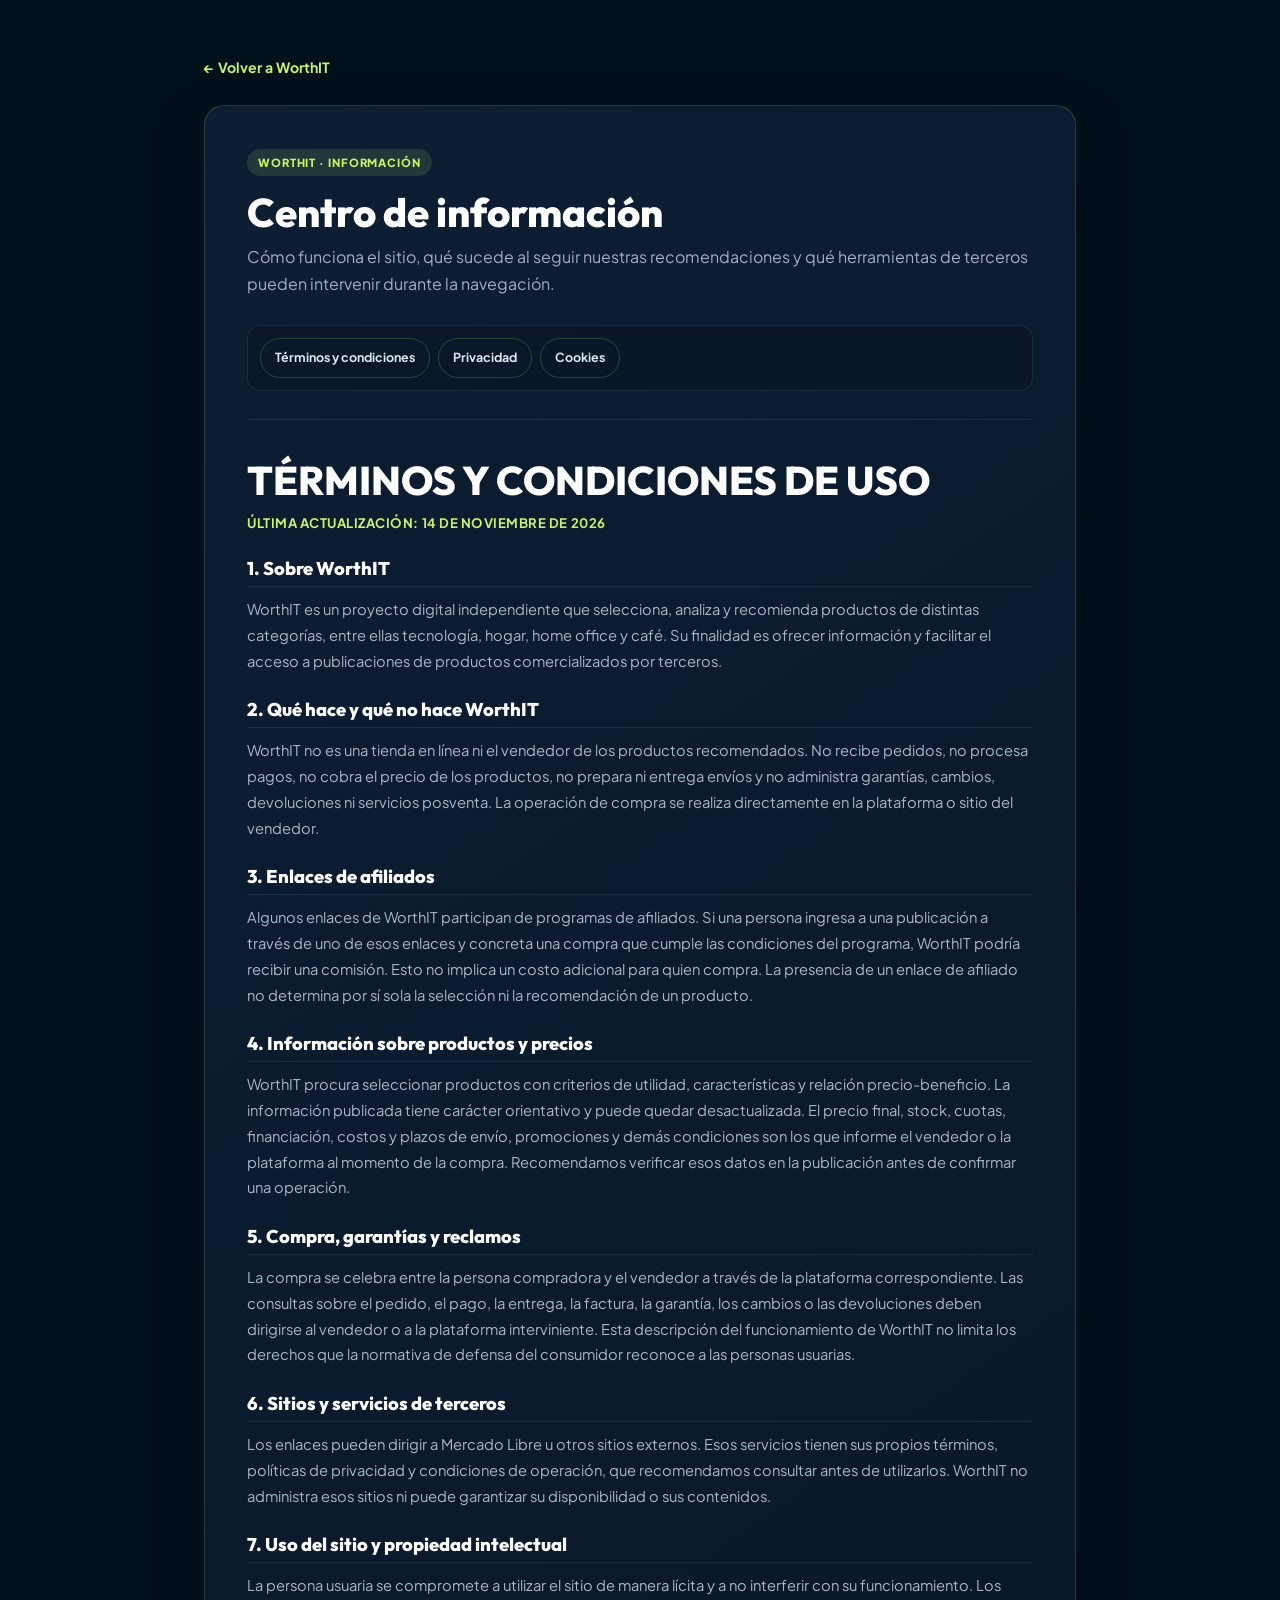
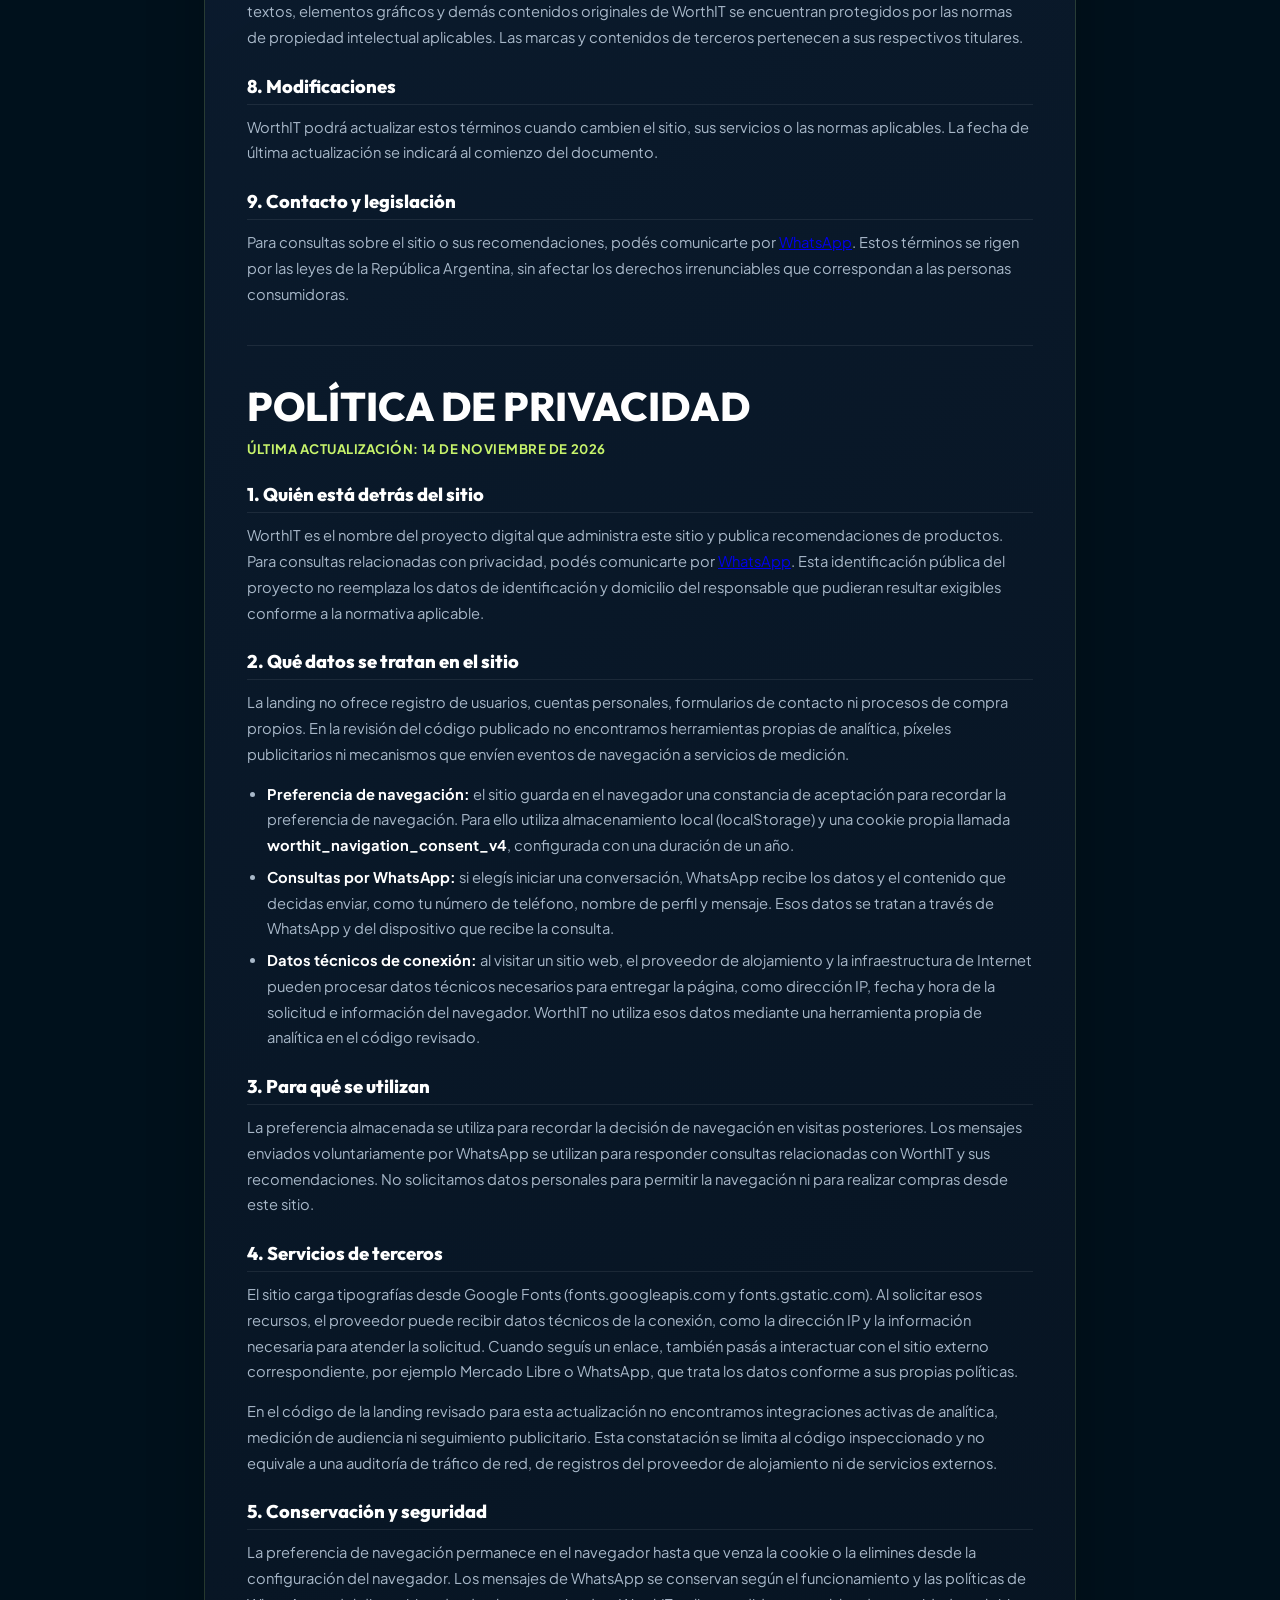
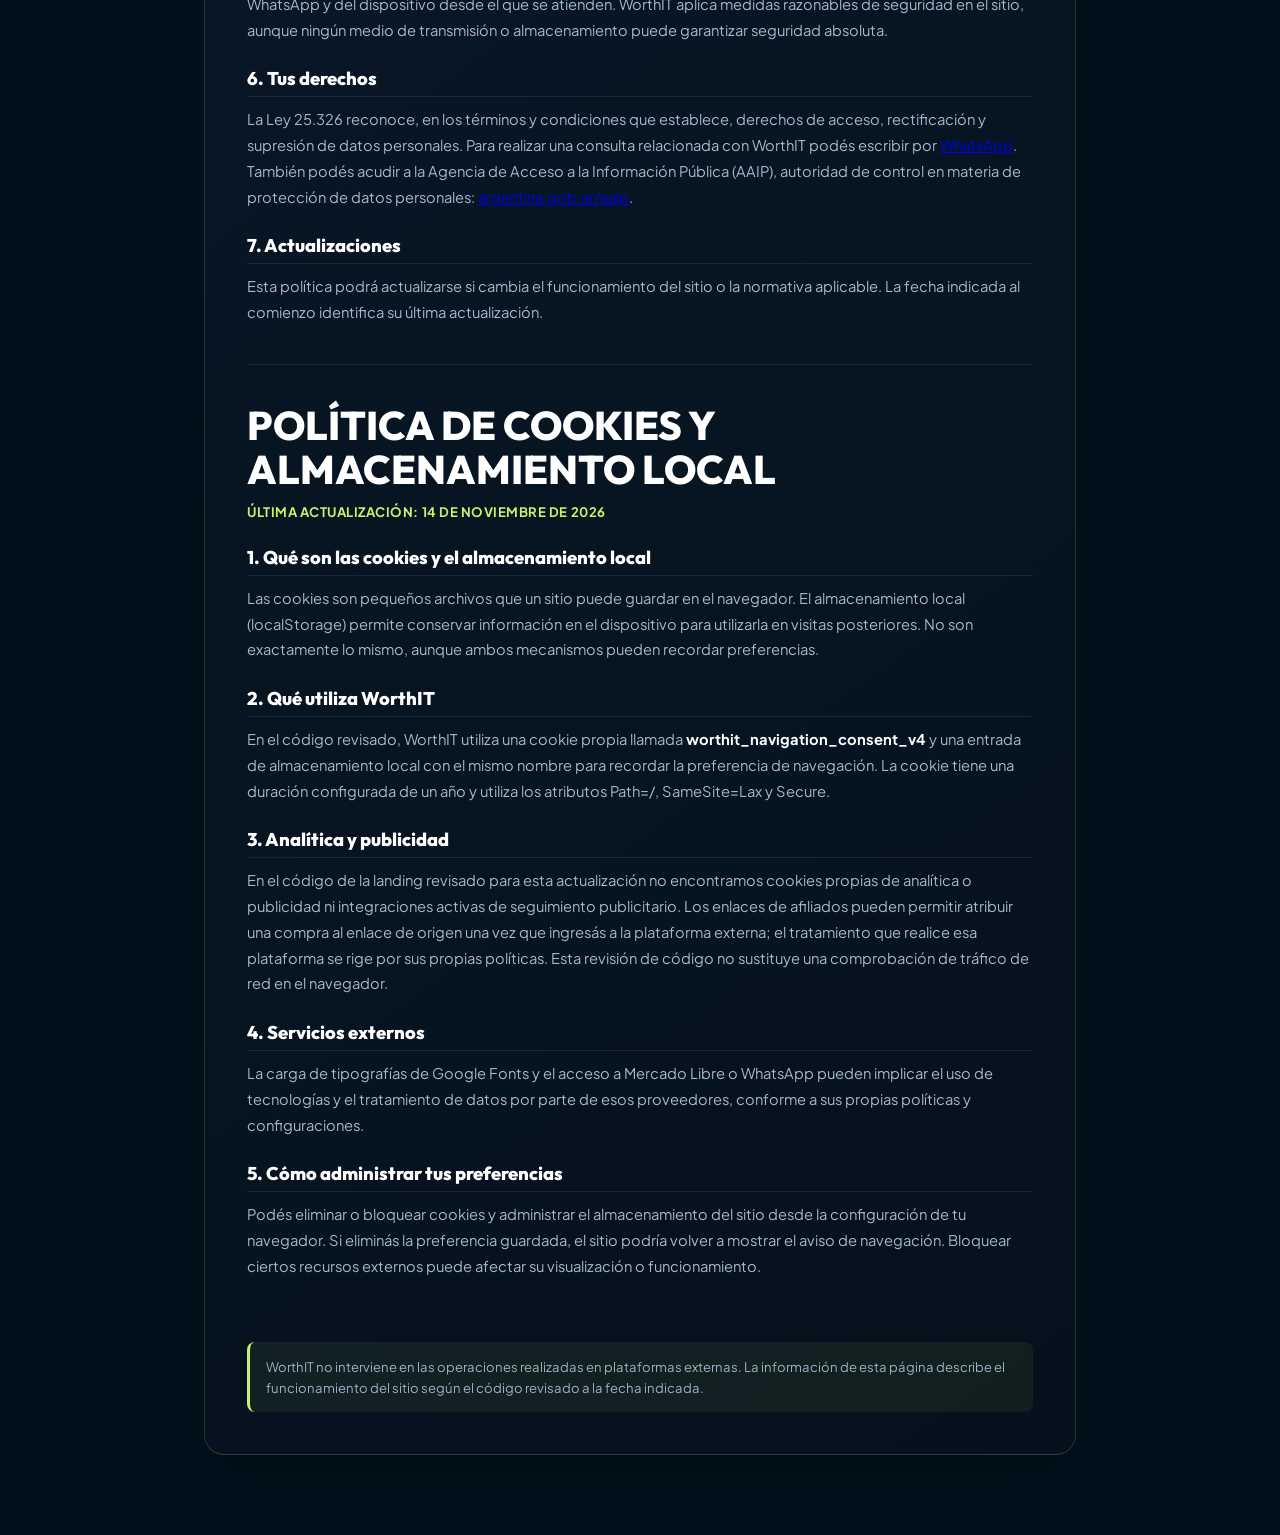
<file: legal.html>
<!DOCTYPE html>
<html lang="es-AR">
<head>
  <meta charset="UTF-8">
  <meta name="viewport" content="width=device-width, initial-scale=1.0">
  <meta name="description" content="Información de uso, privacidad y cookies de WorthIT.">
  <title>Información legal | WorthIT</title>
  <link rel="icon" type="image/svg+xml" href="logo-worthit.svg">
  <link rel="preconnect" href="https://fonts.googleapis.com">
  <link rel="preconnect" href="https://fonts.gstatic.com" crossorigin>
  <link href="https://fonts.googleapis.com/css2?family=Outfit:wght@400;500;600;700;800&family=Plus+Jakarta+Sans:wght@400;500;600;700&display=swap" rel="stylesheet">
  <link rel="stylesheet" href="styles.css">
  <style>
    .legal-page { min-height: 100vh; padding: 54px 0 80px; }
    .legal-wrap { max-width: 920px; margin: 0 auto; }
    .legal-back { display:inline-flex; margin-bottom:26px; color:#c7f36b; text-decoration:none; font-weight:700; font-size:.88rem; }
    .legal-card { padding:clamp(22px,4vw,42px); border:1px solid rgba(199,243,107,.16); border-radius:20px; background:linear-gradient(145deg,rgba(13,31,52,.96),rgba(5,17,29,.98)); box-shadow:0 22px 55px rgba(0,0,0,.25); }
    .legal-kicker { display:inline-flex; padding:5px 11px; border-radius:999px; background:rgba(199,243,107,.12); color:#c7f36b; font-size:.7rem; font-weight:800; letter-spacing:.08em; text-transform:uppercase; }
    .legal-card h1 { margin:14px 0 10px; color:#fff; font:800 clamp(1.8rem,4vw,2.5rem)/1.1 Outfit,sans-serif; }
    .legal-intro { margin-bottom:28px; color:#9db0c4; line-height:1.65; }
    .legal-tabs { display:flex; flex-wrap:wrap; gap:8px; padding:12px; margin:0 0 28px; border:1px solid rgba(255,255,255,.08); border-radius:14px; background:rgba(0,0,0,.18); }
    .legal-tabs a { padding:9px 14px; border-radius:999px; border:1px solid rgba(199,243,107,.2); color:#dce7f1; text-decoration:none; font-size:.78rem; font-weight:700; }
    .legal-tabs a:hover { background:#c7f36b; color:#07111d; }
    .legal-page .legal-tab-pane { display:block; padding:24px 0; border-top:1px solid rgba(255,255,255,.08); scroll-margin-top:24px; }
    .legal-page .legal-tab-pane h1 { color:#fff; }
    .legal-page .legal-tab-pane h2 { margin:24px 0 10px; padding-bottom:6px; border-bottom:1px solid rgba(255,255,255,.08); color:#fff; font:800 1.15rem Outfit,sans-serif; }
    .legal-page .legal-tab-pane p,.legal-page .legal-tab-pane li { color:#a8b8c9; font-size:.92rem; line-height:1.75; }
    .legal-page .legal-tab-pane strong { color:#fff; }
    .legal-section { padding:24px 0; border-top:1px solid rgba(255,255,255,.08); scroll-margin-top:24px; }
    .legal-section h2 { margin-bottom:14px; color:#fff; font:700 1.35rem Outfit,sans-serif; }
    .legal-section h3 { margin:18px 0 7px; color:#c7f36b; font-size:.98rem; }
    .legal-section p,.legal-section li { color:#a8b8c9; font-size:.92rem; line-height:1.75; }
    .legal-section ul { padding-left:20px; }
    .legal-note { margin-top:24px; padding:14px 16px; border-left:3px solid #c7f36b; border-radius:8px; background:rgba(199,243,107,.06); color:#9db0c4; font-size:.82rem; line-height:1.6; }
    @media(max-width:600px) { .legal-page { padding:30px 0 55px; } .legal-tabs { gap:6px; } .legal-tabs a { font-size:.7rem; padding:8px 10px; } }
  </style>
</head>
<body>
  <div class="legal-page">
    <div class="container legal-wrap">
      <a class="legal-back" href="index.html">← Volver a WorthIT</a>
      <main class="legal-card">
        <span class="legal-kicker">WorthIT · Información</span>
        <h1>Centro de información</h1>
        <p class="legal-intro">Cómo funciona el sitio, qué sucede al seguir nuestras recomendaciones y qué herramientas de terceros pueden intervenir durante la navegación.</p>
        <nav class="legal-tabs" aria-label="Documentos">
          <a href="#terms">Términos y condiciones</a>
          <a href="#privacy">Privacidad</a>
          <a href="#cookies">Cookies</a>
        </nav>

        <article class="legal-tab-pane" id="terms">
<h1 class="legal-doc-title">TÉRMINOS Y CONDICIONES DE USO</h1>
<span class="legal-doc-date">Última actualización: 14 de noviembre de 2026</span>
<h2>1. Sobre WorthIT</h2>
<p>WorthIT es un proyecto digital independiente que selecciona, analiza y recomienda productos de distintas categorías, entre ellas tecnología, hogar, home office y café. Su finalidad es ofrecer información y facilitar el acceso a publicaciones de productos comercializados por terceros.</p>
<h2>2. Qué hace y qué no hace WorthIT</h2>
<p>WorthIT no es una tienda en línea ni el vendedor de los productos recomendados. No recibe pedidos, no procesa pagos, no cobra el precio de los productos, no prepara ni entrega envíos y no administra garantías, cambios, devoluciones ni servicios posventa. La operación de compra se realiza directamente en la plataforma o sitio del vendedor.</p>
<h2>3. Enlaces de afiliados</h2>
<p>Algunos enlaces de WorthIT participan de programas de afiliados. Si una persona ingresa a una publicación a través de uno de esos enlaces y concreta una compra que cumple las condiciones del programa, WorthIT podría recibir una comisión. Esto no implica un costo adicional para quien compra. La presencia de un enlace de afiliado no determina por sí sola la selección ni la recomendación de un producto.</p>
<h2>4. Información sobre productos y precios</h2>
<p>WorthIT procura seleccionar productos con criterios de utilidad, características y relación precio-beneficio. La información publicada tiene carácter orientativo y puede quedar desactualizada. El precio final, stock, cuotas, financiación, costos y plazos de envío, promociones y demás condiciones son los que informe el vendedor o la plataforma al momento de la compra. Recomendamos verificar esos datos en la publicación antes de confirmar una operación.</p>
<h2>5. Compra, garantías y reclamos</h2>
<p>La compra se celebra entre la persona compradora y el vendedor a través de la plataforma correspondiente. Las consultas sobre el pedido, el pago, la entrega, la factura, la garantía, los cambios o las devoluciones deben dirigirse al vendedor o a la plataforma interviniente. Esta descripción del funcionamiento de WorthIT no limita los derechos que la normativa de defensa del consumidor reconoce a las personas usuarias.</p>
<h2>6. Sitios y servicios de terceros</h2>
<p>Los enlaces pueden dirigir a Mercado Libre u otros sitios externos. Esos servicios tienen sus propios términos, políticas de privacidad y condiciones de operación, que recomendamos consultar antes de utilizarlos. WorthIT no administra esos sitios ni puede garantizar su disponibilidad o sus contenidos.</p>
<h2>7. Uso del sitio y propiedad intelectual</h2>
<p>La persona usuaria se compromete a utilizar el sitio de manera lícita y a no interferir con su funcionamiento. Los textos, elementos gráficos y demás contenidos originales de WorthIT se encuentran protegidos por las normas de propiedad intelectual aplicables. Las marcas y contenidos de terceros pertenecen a sus respectivos titulares.</p>
<h2>8. Modificaciones</h2>
<p>WorthIT podrá actualizar estos términos cuando cambien el sitio, sus servicios o las normas aplicables. La fecha de última actualización se indicará al comienzo del documento.</p>
<h2>9. Contacto y legislación</h2>
<p>Para consultas sobre el sitio o sus recomendaciones, podés comunicarte por <a href="https://wa.me/5492234565003" target="_blank" rel="noopener noreferrer">WhatsApp</a>. Estos términos se rigen por las leyes de la República Argentina, sin afectar los derechos irrenunciables que correspondan a las personas consumidoras.</p>
</article>

        <article class="legal-tab-pane" id="privacy">
<h1 class="legal-doc-title">POLÍTICA DE PRIVACIDAD</h1>
<span class="legal-doc-date">Última actualización: 14 de noviembre de 2026</span>
<h2>1. Quién está detrás del sitio</h2>
<p>WorthIT es el nombre del proyecto digital que administra este sitio y publica recomendaciones de productos. Para consultas relacionadas con privacidad, podés comunicarte por <a href="https://wa.me/5492234565003" target="_blank" rel="noopener noreferrer">WhatsApp</a>. Esta identificación pública del proyecto no reemplaza los datos de identificación y domicilio del responsable que pudieran resultar exigibles conforme a la normativa aplicable.</p>
<h2>2. Qué datos se tratan en el sitio</h2>
<p>La landing no ofrece registro de usuarios, cuentas personales, formularios de contacto ni procesos de compra propios. En la revisión del código publicado no encontramos herramientas propias de analítica, píxeles publicitarios ni mecanismos que envíen eventos de navegación a servicios de medición.</p>
<ul>
<li><strong>Preferencia de navegación:</strong> el sitio guarda en el navegador una constancia de aceptación para recordar la preferencia de navegación. Para ello utiliza almacenamiento local (localStorage) y una cookie propia llamada <strong>worthit_navigation_consent_v4</strong>, configurada con una duración de un año.</li>
<li><strong>Consultas por WhatsApp:</strong> si elegís iniciar una conversación, WhatsApp recibe los datos y el contenido que decidas enviar, como tu número de teléfono, nombre de perfil y mensaje. Esos datos se tratan a través de WhatsApp y del dispositivo que recibe la consulta.</li>
<li><strong>Datos técnicos de conexión:</strong> al visitar un sitio web, el proveedor de alojamiento y la infraestructura de Internet pueden procesar datos técnicos necesarios para entregar la página, como dirección IP, fecha y hora de la solicitud e información del navegador. WorthIT no utiliza esos datos mediante una herramienta propia de analítica en el código revisado.</li>
</ul>
<h2>3. Para qué se utilizan</h2>
<p>La preferencia almacenada se utiliza para recordar la decisión de navegación en visitas posteriores. Los mensajes enviados voluntariamente por WhatsApp se utilizan para responder consultas relacionadas con WorthIT y sus recomendaciones. No solicitamos datos personales para permitir la navegación ni para realizar compras desde este sitio.</p>
<h2>4. Servicios de terceros</h2>
<p>El sitio carga tipografías desde Google Fonts (fonts.googleapis.com y fonts.gstatic.com). Al solicitar esos recursos, el proveedor puede recibir datos técnicos de la conexión, como la dirección IP y la información necesaria para atender la solicitud. Cuando seguís un enlace, también pasás a interactuar con el sitio externo correspondiente, por ejemplo Mercado Libre o WhatsApp, que trata los datos conforme a sus propias políticas.</p>
<p>En el código de la landing revisado para esta actualización no encontramos integraciones activas de analítica, medición de audiencia ni seguimiento publicitario. Esta constatación se limita al código inspeccionado y no equivale a una auditoría de tráfico de red, de registros del proveedor de alojamiento ni de servicios externos.</p>
<h2>5. Conservación y seguridad</h2>
<p>La preferencia de navegación permanece en el navegador hasta que venza la cookie o la elimines desde la configuración del navegador. Los mensajes de WhatsApp se conservan según el funcionamiento y las políticas de WhatsApp y del dispositivo desde el que se atienden. WorthIT aplica medidas razonables de seguridad en el sitio, aunque ningún medio de transmisión o almacenamiento puede garantizar seguridad absoluta.</p>
<h2>6. Tus derechos</h2>
<p>La Ley 25.326 reconoce, en los términos y condiciones que establece, derechos de acceso, rectificación y supresión de datos personales. Para realizar una consulta relacionada con WorthIT podés escribir por <a href="https://wa.me/5492234565003" target="_blank" rel="noopener noreferrer">WhatsApp</a>. También podés acudir a la Agencia de Acceso a la Información Pública (AAIP), autoridad de control en materia de protección de datos personales: <a href="https://www.argentina.gob.ar/aaip" target="_blank" rel="noopener noreferrer">argentina.gob.ar/aaip</a>.</p>
<h2>7. Actualizaciones</h2>
<p>Esta política podrá actualizarse si cambia el funcionamiento del sitio o la normativa aplicable. La fecha indicada al comienzo identifica su última actualización.</p>
</article>

        <article class="legal-tab-pane" id="cookies">
<h1 class="legal-doc-title">POLÍTICA DE COOKIES Y ALMACENAMIENTO LOCAL</h1>
<span class="legal-doc-date">Última actualización: 14 de noviembre de 2026</span>
<h2>1. Qué son las cookies y el almacenamiento local</h2>
<p>Las cookies son pequeños archivos que un sitio puede guardar en el navegador. El almacenamiento local (localStorage) permite conservar información en el dispositivo para utilizarla en visitas posteriores. No son exactamente lo mismo, aunque ambos mecanismos pueden recordar preferencias.</p>
<h2>2. Qué utiliza WorthIT</h2>
<p>En el código revisado, WorthIT utiliza una cookie propia llamada <strong>worthit_navigation_consent_v4</strong> y una entrada de almacenamiento local con el mismo nombre para recordar la preferencia de navegación. La cookie tiene una duración configurada de un año y utiliza los atributos Path=/, SameSite=Lax y Secure.</p>
<h2>3. Analítica y publicidad</h2>
<p>En el código de la landing revisado para esta actualización no encontramos cookies propias de analítica o publicidad ni integraciones activas de seguimiento publicitario. Los enlaces de afiliados pueden permitir atribuir una compra al enlace de origen una vez que ingresás a la plataforma externa; el tratamiento que realice esa plataforma se rige por sus propias políticas. Esta revisión de código no sustituye una comprobación de tráfico de red en el navegador.</p>
<h2>4. Servicios externos</h2>
<p>La carga de tipografías de Google Fonts y el acceso a Mercado Libre o WhatsApp pueden implicar el uso de tecnologías y el tratamiento de datos por parte de esos proveedores, conforme a sus propias políticas y configuraciones.</p>
<h2>5. Cómo administrar tus preferencias</h2>
<p>Podés eliminar o bloquear cookies y administrar el almacenamiento del sitio desde la configuración de tu navegador. Si eliminás la preferencia guardada, el sitio podría volver a mostrar el aviso de navegación. Bloquear ciertos recursos externos puede afectar su visualización o funcionamiento.</p>
</article>

        <p class="legal-note">WorthIT no interviene en las operaciones realizadas en plataformas externas. La información de esta página describe el funcionamiento del sitio según el código revisado a la fecha indicada.</p>
      </main>
    </div>
  </div>
</body>
</html>
</file>
<file: styles.css>
/* ==========================================================================
   WORTHIT HOT SALE LANDING PAGE STYLES
   Colors:
     - Backgrounds:       #00111c
     - Accent:             #C7F36B
     - Light Backgrounds:  #F3F5F7
     - Buttons:            #315CF5
   ========================================================================== */

:root {
  /* Core Brand Colors */
  --color-bg: #00111c;
  --color-bg-card: rgba(14, 25, 43, 0.75);
  --color-bg-card-hover: rgba(22, 38, 64, 0.9);
  --color-accent: #C7F36B;
  --color-accent-hover: #b4e354;
  --color-accent-dim: rgba(199, 243, 107, 0.15);
  --color-light: #F3F5F7;
  --color-light-muted: #96a7bd;
  --color-btn: #315CF5;
  --color-btn-hover: #2247d4;
  --color-btn-glow: rgba(49, 92, 245, 0.45);
  --color-border: rgba(255, 255, 255, 0.1);
  --color-border-glow: rgba(199, 243, 107, 0.5);

  /* Typography */
  --font-display: 'Outfit', -apple-system, BlinkMacSystemFont, 'Segoe UI', Roboto, sans-serif;
  --font-body: 'Plus Jakarta Sans', -apple-system, BlinkMacSystemFont, 'Segoe UI', Roboto, sans-serif;

  /* Layout & Spacing */
  --container-max: 1280px;
  --radius-sm: 8px;
  --radius-md: 14px;
  --radius-lg: 22px;
  --radius-xl: 32px;
  --radius-full: 9999px;

  /* Transitions */
  --transition-fast: 0.18s cubic-bezier(0.4, 0, 0.2, 1);
  --transition-normal: 0.3s cubic-bezier(0.4, 0, 0.2, 1);
  --transition-bounce: 0.5s cubic-bezier(0.34, 1.56, 0.64, 1);
}

/* Base Reset & Smooth Scrolling */
*, *::before, *::after {
  box-sizing: border-box;
  margin: 0;
  padding: 0;
}

html {
  scroll-behavior: smooth;
  font-size: 16px;
  background-color: var(--color-bg);
  color: var(--color-light);
  font-family: var(--font-body);
  overflow-x: hidden;
}

body {
  background-color: var(--color-bg);
  color: var(--color-light);
  line-height: 1.6;
  min-height: 100vh;
  position: relative;
  overflow-x: hidden;
  -webkit-font-smoothing: antialiased;
  -moz-osx-font-smoothing: grayscale;
}

/* Container */
.container {
  width: 100%;
  max-width: var(--container-max);
  margin-left: auto;
  margin-right: auto;
  padding-left: 24px;
  padding-right: 24px;
}

/* Ambient Radiant Background Lights (Reference 1 Cosmic Look) */
.ambient-glow {
  position: fixed;
  border-radius: 50%;
  filter: blur(120px);
  pointer-events: none;
  z-index: 0;
  opacity: 0.45;
  transition: opacity 0.5s ease;
}

.glow-top-left {
  top: -150px;
  left: -150px;
  width: 600px;
  height: 600px;
  background: radial-gradient(circle, #315CF5 0%, rgba(49, 92, 245, 0) 70%);
}

.glow-top-right {
  top: 100px;
  right: -100px;
  width: 550px;
  height: 550px;
  background: radial-gradient(circle, #C7F36B 0%, rgba(199, 243, 107, 0) 70%);
  opacity: 0.25;
}

.glow-center {
  top: 55%;
  left: 50%;
  transform: translate(-50%, -50%);
  width: 700px;
  height: 700px;
  background: radial-gradient(circle, #1a2a5e 0%, rgba(0, 17, 28, 0) 75%);
  opacity: 0.35;
}

/* Dot Matrices & Geometric Background Accents (Reference 1 & 2) */
.dot-matrix {
  position: absolute;
  width: 160px;
  height: 120px;
  background-image: radial-gradient(rgba(255, 255, 255, 0.22) 1.5px, transparent 1.5px);
  background-size: 14px 14px;
  pointer-events: none;
  z-index: 1;
}

.dot-matrix-tl {
  top: 90px;
  left: 40px;
  opacity: 0.6;
}

.dot-matrix-tr {
  top: 130px;
  right: 50px;
  opacity: 0.4;
}

.dot-matrix-deals-left {
  top: 40px;
  left: 20px;
  width: 180px;
  height: 160px;
  opacity: 0.5;
}

.dot-matrix-deals-right {
  top: 60px;
  right: 30px;
  width: 150px;
  height: 140px;
  opacity: 0.35;
}

/* Decorative floating triangles & orbs (Reference 1) */
.floating-triangle {
  position: absolute;
  width: 0;
  height: 0;
  pointer-events: none;
  z-index: 1;
}

.triangle-pink {
  bottom: 120px;
  right: 40px;
  border-left: 32px solid transparent;
  border-right: 32px solid transparent;
  border-bottom: 56px solid #e53888;
  transform: rotate(25deg);
  opacity: 0.65;
  filter: drop-shadow(0 0 20px rgba(229, 56, 136, 0.4));
  animation: floatSlow 8s ease-in-out infinite alternate;
}

.triangle-cyan {
  top: 240px;
  left: 48%;
  border-left: 20px solid transparent;
  border-right: 20px solid transparent;
  border-bottom: 35px solid #315CF5;
  transform: rotate(-18deg);
  opacity: 0.5;
  animation: floatSlow 6s ease-in-out infinite alternate-reverse;
}

.floating-orb {
  position: absolute;
  border-radius: 50%;
  pointer-events: none;
  z-index: 1;
}

.orb-1 {
  width: 10px;
  height: 10px;
  background-color: var(--color-accent);
  box-shadow: 0 0 16px var(--color-accent);
  top: 150px;
  left: 35%;
  animation: pulseGlow 4s infinite ease-in-out;
}

.orb-2 {
  width: 14px;
  height: 14px;
  background-color: #315CF5;
  box-shadow: 0 0 20px #315CF5;
  top: 210px;
  right: 30%;
  animation: pulseGlow 5s infinite ease-in-out 1s;
}

.orb-3 {
  width: 8px;
  height: 8px;
  background-color: #fca311;
  box-shadow: 0 0 12px #fca311;
  bottom: 240px;
  left: 12%;
  animation: pulseGlow 3.5s infinite ease-in-out 0.5s;
}

@keyframes floatSlow {
  0% { transform: translateY(0px) rotate(20deg); }
  100% { transform: translateY(-16px) rotate(26deg); }
}

@keyframes pulseGlow {
  0%, 100% { opacity: 0.4; transform: scale(0.9); }
  50% { opacity: 0.95; transform: scale(1.2); }
}

/* ==========================================================================
   TOP ANNOUNCEMENT BAR
   ========================================================================== */
.top-announcement {
  background: linear-gradient(90deg, #091729, #132742, #091729);
  border-bottom: 1px solid rgba(199, 243, 107, 0.2);
  padding: 8px 0;
  font-size: 0.85rem;
  position: relative;
  z-index: 40;
}

.announcement-content {
  display: flex;
  align-items: center;
  justify-content: space-between;
  gap: 16px;
}

.badge-accent {
  background-color: var(--color-accent);
  color: #00111c;
  font-family: var(--font-display);
  font-weight: 800;
  font-size: 0.72rem;
  letter-spacing: 0.08em;
  padding: 3px 10px;
  border-radius: var(--radius-full);
  text-transform: uppercase;
  white-space: nowrap;
}

.announcement-text {
  flex: 1;
  text-align: center;
  color: #d8e2ec;
}

.announcement-text strong {
  color: #ffffff;
}

.announcement-code {
  font-size: 0.8rem;
  color: var(--color-light-muted);
  white-space: nowrap;
}

.announcement-code strong {
  color: var(--color-accent);
  letter-spacing: 0.05em;
  background: rgba(199, 243, 107, 0.12);
  padding: 2px 8px;
  border-radius: 4px;
  border: 1px dashed rgba(199, 243, 107, 0.4);
}

/* ==========================================================================
   HEADER & NAVIGATION
   ========================================================================== */
.site-header {
  position: sticky;
  top: 0;
  left: 0;
  width: 100%;
  background-color: rgba(0, 17, 28, 0.88);
  backdrop-filter: blur(16px);
  -webkit-backdrop-filter: blur(16px);
  border-bottom: 1px solid rgba(255, 255, 255, 0.08);
  z-index: 50;
  transition: all var(--transition-normal);
}

/* Barra de progreso de scroll interactiva */
.scroll-progress-bar {
  position: absolute;
  bottom: 0;
  left: 0;
  height: 2.5px;
  width: 0%;
  background: linear-gradient(90deg, #315CF5 0%, #C7F36B 100%);
  box-shadow: 0 0 10px rgba(199, 243, 107, 0.6);
  z-index: 60;
  transition: width 0.08s ease-out;
  pointer-events: none;
}

.site-header.scrolled {
  background-color: rgba(0, 17, 28, 0.96);
  border-bottom-color: rgba(49, 92, 245, 0.3);
  box-shadow: 0 10px 30px rgba(0, 0, 0, 0.4);
}

.header-container {
  display: flex;
  align-items: center;
  justify-content: space-between;
  height: 74px;
  gap: 16px;
}

.brand-logo {
  display: flex;
  align-items: center;
  text-decoration: none;
  flex-shrink: 0;
  transition: transform var(--transition-fast);
}

.brand-logo:hover {
  transform: scale(1.03);
}

.logo-img {
  height: 38px;
  width: auto;
  display: block;
}

/* Nav Links */
.main-nav {
  display: flex;
  align-items: center;
  flex-shrink: 0;
}

.nav-links {
  display: flex;
  align-items: center;
  list-style: none;
  gap: 6px;
  flex-wrap: nowrap;
}

.nav-link {
  color: #bac8d8;
  text-decoration: none;
  font-size: 0.9rem;
  font-weight: 600;
  padding: 8px 12px;
  border-radius: var(--radius-sm);
  transition: all var(--transition-fast);
  white-space: nowrap;
  display: inline-flex;
  align-items: center;
  justify-content: center;
  line-height: 1;
}

.nav-link:hover,
.nav-link.active {
  color: #ffffff;
  background-color: rgba(255, 255, 255, 0.08);
}

.nav-link.active {
  color: var(--color-accent);
}

/* Header Actions */
.header-actions {
  display: flex;
  align-items: center;
  gap: 12px;
  flex-shrink: 0;
}

.search-box-mini {
  display: flex;
  align-items: center;
  background: rgba(255, 255, 255, 0.06);
  border: 1px solid rgba(255, 255, 255, 0.12);
  border-radius: var(--radius-full);
  padding: 7px 14px;
  gap: 8px;
  width: 175px;
  transition: all var(--transition-fast);
}

.search-box-mini:focus-within {
  border-color: var(--color-btn);
  background: rgba(255, 255, 255, 0.1);
  box-shadow: 0 0 14px var(--color-btn-glow);
  width: 200px;
}

.search-box-mini .icon {
  width: 16px;
  height: 16px;
  color: var(--color-light-muted);
}

.search-box-mini input {
  background: transparent;
  border: none;
  outline: none;
  color: #ffffff;
  font-size: 0.85rem;
  font-family: inherit;
  width: 100%;
}

.search-box-mini input::placeholder {
  color: #6a7c93;
}

/* Cart Trigger */
.cart-trigger {
  position: relative;
  background: rgba(255, 255, 255, 0.06);
  border: 1px solid rgba(255, 255, 255, 0.12);
  color: var(--color-light);
  width: 44px;
  height: 44px;
  border-radius: var(--radius-full);
  display: flex;
  align-items: center;
  justify-content: center;
  cursor: pointer;
  transition: all var(--transition-fast);
}

.cart-trigger:hover {
  background: rgba(49, 92, 245, 0.2);
  border-color: var(--color-btn);
  transform: translateY(-2px);
}

.cart-trigger .icon {
  width: 20px;
  height: 20px;
}

.cart-count {
  position: absolute;
  top: -4px;
  right: -4px;
  background-color: var(--color-accent);
  color: #00111c;
  font-size: 0.72rem;
  font-weight: 800;
  min-width: 20px;
  height: 20px;
  border-radius: var(--radius-full);
  display: flex;
  align-items: center;
  justify-content: center;
  padding: 0 4px;
  border: 2px solid var(--color-bg);
  transition: transform var(--transition-bounce);
}

.cart-count.bump {
  animation: cartBump 0.4s ease-out;
}

@keyframes cartBump {
  0% { transform: scale(1); }
  50% { transform: scale(1.4); }
  100% { transform: scale(1); }
}

/* Mobile Toggle */
.mobile-toggle {
  display: none;
  flex-direction: column;
  justify-content: space-between;
  width: 32px;
  height: 22px;
  background: transparent;
  border: none;
  cursor: pointer;
  padding: 0;
  z-index: 100;
}

.mobile-toggle span {
  display: block;
  width: 100%;
  height: 2.5px;
  background-color: var(--color-light);
  border-radius: 2px;
  transition: all var(--transition-fast);
}

/* ==========================================================================
   BUTTONS
   ========================================================================== */
.btn {
  display: inline-flex;
  align-items: center;
  justify-content: center;
  gap: 10px;
  font-family: var(--font-display);
  font-weight: 700;
  text-decoration: none;
  border: none;
  border-radius: var(--radius-full);
  cursor: pointer;
  transition: all var(--transition-fast);
  white-space: nowrap;
  outline: none;
}

/* Primary Button (#315CF5 as requested) */
.btn-primary {
  background-color: var(--color-btn);
  color: #ffffff;
  box-shadow: 0 4px 18px var(--color-btn-glow);
}

.btn-primary:hover {
  background-color: var(--color-btn-hover);
  box-shadow: 0 6px 24px rgba(49, 92, 245, 0.6);
  transform: translateY(-2px);
}

.btn-primary:active {
  transform: translateY(0);
}

/* Accent Button (#C7F36B) */
.btn-accent {
  background-color: var(--color-accent);
  color: #00111c;
  box-shadow: 0 4px 16px rgba(199, 243, 107, 0.35);
}

.btn-accent:hover {
  background-color: var(--color-accent-hover);
  box-shadow: 0 6px 22px rgba(199, 243, 107, 0.55);
  transform: translateY(-2px);
}

/* Glass / Outline Buttons */
.btn-glass {
  background: rgba(255, 255, 255, 0.08);
  color: var(--color-light);
  border: 1px solid rgba(255, 255, 255, 0.15);
  backdrop-filter: blur(8px);
}

.btn-glass:hover {
  background: rgba(255, 255, 255, 0.16);
  border-color: rgba(255, 255, 255, 0.3);
  transform: translateY(-2px);
}

.btn-outline-pill {
  background: transparent;
  color: var(--color-light);
  border: 1.5px solid rgba(255, 255, 255, 0.22);
  padding: 10px 24px;
  border-radius: var(--radius-full);
  font-size: 0.95rem;
}

.btn-outline-pill:hover {
  border-color: var(--color-accent);
  color: var(--color-accent);
  background: var(--color-accent-dim);
  transform: translateY(-2px);
}

/* Button Sizes */
.btn-sm {
  padding: 8px 18px;
  font-size: 0.86rem;
}

.btn-md {
  padding: 11px 24px;
  font-size: 0.94rem;
}

.btn-lg {
  padding: 14px 32px;
  font-size: 1.05rem;
}

.btn-block {
  width: 100%;
}

.icon {
  width: 18px;
  height: 18px;
}

.icon-sm {
  width: 15px;
  height: 15px;
}

.icon-lg {
  width: 48px;
  height: 48px;
}

/* ==========================================================================
   HERO SECTION (Reference 1 Aesthetic)
   ========================================================================== */
.hero-section {
  position: relative;
  padding-top: 60px;
  padding-bottom: 70px;
  overflow: hidden;
  z-index: 10;
}

.hero-container {
  display: grid;
  grid-template-columns: 1.15fr 0.85fr;
  align-items: center;
  gap: 40px;
  position: relative;
  z-index: 5;
}

.hero-content {
  display: flex;
  flex-direction: column;
  gap: 24px;
}

.hero-badge {
  display: inline-flex;
  align-items: center;
  gap: 10px;
  background: rgba(49, 92, 245, 0.12);
  border: 1px solid rgba(49, 92, 245, 0.3);
  padding: 6px 16px;
  border-radius: var(--radius-full);
  width: fit-content;
  font-size: 0.8rem;
  font-weight: 700;
  letter-spacing: 0.08em;
  color: #7aa0ff;
}

.pulse-dot {
  width: 8px;
  height: 8px;
  border-radius: 50%;
  background-color: var(--color-accent);
  box-shadow: 0 0 10px var(--color-accent);
  animation: pulseDot 2s infinite ease-in-out;
}

@keyframes pulseDot {
  0%, 100% { opacity: 0.5; transform: scale(0.9); }
  50% { opacity: 1; transform: scale(1.3); }
}

.hero-title {
  font-family: var(--font-display);
  font-size: 3.5rem;
  line-height: 1.1;
  font-weight: 900;
  letter-spacing: -0.02em;
  color: #ffffff;
  text-transform: uppercase;
}

.highlight-accent {
  color: var(--color-accent);
  text-shadow: 0 0 28px rgba(199, 243, 107, 0.45);
}

.hero-subtitle {
  font-size: 1.12rem;
  color: #9cb0c6;
  max-width: 540px;
  line-height: 1.65;
}

/* COUNTDOWN TIMER BLOCKS (Reference 1) */
.countdown-wrapper {
  background: rgba(14, 25, 43, 0.6);
  border: 1px solid rgba(255, 255, 255, 0.12);
  backdrop-filter: blur(12px);
  -webkit-backdrop-filter: blur(12px);
  border-radius: var(--radius-lg);
  padding: 20px 24px;
  max-width: 490px;
}

.countdown-header {
  display: flex;
  align-items: center;
  gap: 8px;
  font-size: 0.78rem;
  font-weight: 700;
  letter-spacing: 0.08em;
  color: var(--color-accent);
  margin-bottom: 14px;
  text-transform: uppercase;
}

.countdown-timer {
  display: grid;
  grid-template-columns: repeat(4, 1fr);
  gap: 12px;
}

.countdown-block {
  display: flex;
  flex-direction: column;
  align-items: center;
  gap: 8px;
}

.countdown-card {
  position: relative;
  width: 100%;
  height: 80px;
  background: linear-gradient(180deg, #182b47 0%, #0d1a2c 100%);
  border: 1px solid rgba(77, 120, 180, 0.4);
  border-radius: var(--radius-md);
  display: flex;
  align-items: center;
  justify-content: center;
  box-shadow: 0 8px 24px rgba(0, 0, 0, 0.4), inset 0 1px 0 rgba(255, 255, 255, 0.15);
  overflow: hidden;
}

/* Flip split line in the center of timer cards */
.card-split {
  position: absolute;
  top: 50%;
  left: 0;
  width: 100%;
  height: 1px;
  background-color: rgba(0, 0, 0, 0.45);
  box-shadow: 0 1px 0 rgba(255, 255, 255, 0.08);
}

.countdown-num {
  font-family: var(--font-display);
  font-size: 2.2rem;
  font-weight: 800;
  color: #ffffff;
  letter-spacing: 0.02em;
  z-index: 2;
  text-shadow: 0 2px 8px rgba(0, 0, 0, 0.6);
}

.countdown-label {
  font-size: 0.7rem;
  font-weight: 700;
  letter-spacing: 0.1em;
  color: var(--color-light-muted);
  text-transform: uppercase;
}

/* Hero Action Buttons */
.hero-buttons {
  display: flex;
  align-items: center;
  gap: 16px;
  flex-wrap: wrap;
}

/* Trust Badges Bar */
.hero-trust {
  display: flex;
  align-items: center;
  gap: 24px;
  padding-top: 8px;
  border-top: 1px solid rgba(255, 255, 255, 0.08);
  flex-wrap: wrap;
}

.trust-item {
  display: flex;
  align-items: center;
  gap: 8px;
  font-size: 0.85rem;
  color: #a4b7cc;
  font-weight: 500;
}

.text-accent {
  color: var(--color-accent);
}

/* FLOATING 3D SHOWCASE COLUMN (Reference 1) */
.hero-showcase {
  position: relative;
  height: 480px;
  display: flex;
  align-items: center;
  justify-content: center;
}

.showcase-glow-circle {
  position: absolute;
  width: 380px;
  height: 380px;
  border-radius: 50%;
  background: radial-gradient(circle, rgba(49, 92, 245, 0.3) 0%, rgba(199, 243, 107, 0.12) 45%, rgba(0, 17, 28, 0) 70%);
  animation: pulseShowcase 7s ease-in-out infinite alternate;
}

@keyframes pulseShowcase {
  0% { transform: scale(0.9); opacity: 0.6; }
  100% { transform: scale(1.15); opacity: 0.9; }
}

.floating-card {
  position: absolute;
  background: rgba(14, 25, 43, 0.7);
  border: 1px solid rgba(255, 255, 255, 0.14);
  backdrop-filter: blur(14px);
  -webkit-backdrop-filter: blur(14px);
  border-radius: var(--radius-lg);
  padding: 16px;
  box-shadow: 0 16px 36px rgba(0, 0, 0, 0.45);
  display: flex;
  flex-direction: column;
  transition: transform 0.4s cubic-bezier(0.34, 1.56, 0.64, 1), box-shadow 0.3s ease, border-color 0.3s ease;
  cursor: pointer;
  z-index: 5;
}

.floating-card:hover {
  transform: translateY(-8px) scale(1.05) !important;
  border-color: var(--color-accent);
  box-shadow: 0 22px 48px rgba(0, 0, 0, 0.6), 0 0 24px rgba(199, 243, 107, 0.35);
  z-index: 10;
}

.floating-badge {
  position: absolute;
  top: 10px;
  right: 10px;
  background-color: var(--color-accent);
  color: #00111c;
  font-family: var(--font-display);
  font-weight: 800;
  font-size: 0.72rem;
  padding: 2px 7px;
  border-radius: var(--radius-full);
}

.floating-card .card-img-wrap {
  width: 100%;
  display: flex;
  align-items: center;
  justify-content: center;
}

.floating-card .card-img-wrap img {
  width: 100%;
  height: 100%;
  object-fit: contain;
  filter: drop-shadow(0 10px 18px rgba(0, 0, 0, 0.5));
}

.floating-info {
  margin-top: 10px;
}

.floating-cat {
  font-size: 0.7rem;
  color: #7b94b0;
  text-transform: uppercase;
  font-weight: 700;
}

.floating-name {
  font-family: var(--font-display);
  font-size: 0.94rem;
  font-weight: 700;
  color: #ffffff;
  margin: 2px 0 4px;
}

.floating-price {
  display: flex;
  align-items: center;
  gap: 8px;
}

.price-old {
  font-size: 0.8rem;
  color: #687e97;
  text-decoration: line-through;
}

.price-new {
  font-family: var(--font-display);
  font-size: 1rem;
  font-weight: 800;
  color: var(--color-accent);
}

/* Individual Card Positions in 3D Cluster (Reference 1 Layout) */
.card-vr {
  width: 210px;
  top: 15px;
  right: 35px;
  animation: floatCard1 6s ease-in-out infinite alternate;
}
.card-vr .card-img-wrap { height: 110px; }

.card-phone {
  width: 165px;
  top: 150px;
  left: 20px;
  animation: floatCard2 7s ease-in-out infinite alternate-reverse;
}
.card-phone .card-img-wrap { height: 115px; }

.card-audio {
  width: 190px;
  bottom: 25px;
  right: 60px;
  animation: floatCard3 6.5s ease-in-out infinite alternate;
}
.card-audio .card-img-wrap { height: 110px; }

.card-espresso {
  width: 155px;
  bottom: 60px;
  left: 30px;
  animation: floatCard4 8s ease-in-out infinite alternate-reverse;
}
.card-espresso .card-img-wrap { height: 100px; }

@keyframes floatCard1 {
  0% { transform: translateY(0px) rotate(2deg); }
  100% { transform: translateY(-14px) rotate(4deg); }
}

@keyframes floatCard2 {
  0% { transform: translateY(0px) rotate(-3deg); }
  100% { transform: translateY(-16px) rotate(-1deg); }
}

@keyframes floatCard3 {
  0% { transform: translateY(0px) rotate(-2deg); }
  100% { transform: translateY(-12px) rotate(1deg); }
}

@keyframes floatCard4 {
  0% { transform: translateY(0px) rotate(3deg); }
  100% { transform: translateY(-15px) rotate(0deg); }
}

/* ==========================================================================
   SPOTLIGHT BANNER (Hero bottom promo banner, Reference 1)
   ========================================================================== */
.hero-spotlight-container {
  margin-top: 50px;
  position: relative;
  z-index: 10;
}

.spotlight-banner {
  background: linear-gradient(135deg, #10264b 0%, #0d3b66 50%, #00111c 100%);
  border: 1px solid rgba(49, 92, 245, 0.4);
  border-radius: var(--radius-xl);
  padding: 34px 44px;
  display: flex;
  align-items: center;
  justify-content: space-between;
  gap: 32px;
  box-shadow: 0 18px 48px rgba(0, 0, 0, 0.5), inset 0 1px 0 rgba(255, 255, 255, 0.15);
  position: relative;
  overflow: hidden;
}

.spotlight-left {
  max-width: 580px;
  display: flex;
  flex-direction: column;
  gap: 12px;
  z-index: 2;
}

.spotlight-pill {
  background: rgba(199, 243, 107, 0.18);
  color: var(--color-accent);
  border: 1px solid rgba(199, 243, 107, 0.35);
  font-size: 0.75rem;
  font-weight: 800;
  letter-spacing: 0.08em;
  padding: 4px 12px;
  border-radius: var(--radius-full);
  width: fit-content;
}

.spotlight-title {
  font-family: var(--font-display);
  font-size: 1.85rem;
  font-weight: 800;
  color: #ffffff;
  line-height: 1.25;
}

.spotlight-subtitle {
  font-size: 1.05rem;
  color: #b7cbde;
}

.spotlight-cta {
  display: flex;
  align-items: center;
  gap: 18px;
  margin-top: 8px;
  flex-wrap: wrap;
}

.spotlight-saving {
  font-size: 0.88rem;
  color: var(--color-accent);
  font-weight: 600;
}

.spotlight-right {
  position: relative;
  width: 260px;
  height: 190px;
  display: flex;
  align-items: center;
  justify-content: center;
}

.spotlight-speaker-img {
  width: 170px;
  height: 170px;
  object-fit: contain;
  position: relative;
  z-index: 2;
  filter: drop-shadow(0 14px 28px rgba(0, 0, 0, 0.6));
  transition: transform var(--transition-normal);
}

.spotlight-banner:hover .spotlight-speaker-img {
  transform: scale(1.08) translateY(-4px);
}

.sound-wave {
  position: absolute;
  border-radius: 50%;
  border: 2px dashed rgba(49, 92, 245, 0.5);
  pointer-events: none;
  animation: pulseSound 3s infinite ease-out;
}

.wave-1 { width: 140px; height: 140px; animation-delay: 0s; }
.wave-2 { width: 200px; height: 200px; animation-delay: 1s; }
.wave-3 { width: 260px; height: 260px; animation-delay: 2s; }

@keyframes pulseSound {
  0% { transform: scale(0.6); opacity: 0.8; }
  100% { transform: scale(1.3); opacity: 0; }
}

/* ==========================================================================
   PRODUCT CATALOG SECTION (Reference 2 Aesthetic)
   ========================================================================== */
.deals-section {
  position: relative;
  padding: 90px 0 70px;
  z-index: 10;
  background: linear-gradient(180deg, rgba(0, 17, 28, 0) 0%, rgba(5, 23, 40, 0.5) 50%, rgba(0, 17, 28, 0) 100%);
}

.section-header {
  max-width: 680px;
  margin: 0 auto 40px;
}

.text-center {
  text-align: center;
}

.section-tag {
  display: inline-flex;
  align-items: center;
  gap: 8px;
  font-family: var(--font-display);
  font-size: 0.78rem;
  font-weight: 800;
  letter-spacing: 0.12em;
  color: var(--color-accent);
  background: rgba(199, 243, 107, 0.1);
  border: 1px solid rgba(199, 243, 107, 0.25);
  padding: 5px 14px;
  border-radius: var(--radius-full);
  margin-bottom: 14px;
  text-transform: uppercase;
}

.tag-glow {
  width: 6px;
  height: 6px;
  border-radius: 50%;
  background-color: var(--color-accent);
  box-shadow: 0 0 8px var(--color-accent);
}

.section-title {
  font-family: var(--font-display);
  font-size: 2.8rem;
  font-weight: 900;
  letter-spacing: -0.01em;
  color: #ffffff;
  margin-bottom: 12px;
  text-transform: uppercase;
}

.section-desc {
  font-size: 1.05rem;
  color: #9cb0c6;
  line-height: 1.6;
}

/* Deals Controls Bar (Tabs + Search/Sort) */
.deals-controls-bar {
  display: flex;
  align-items: center;
  justify-content: space-between;
  gap: 20px;
  margin-bottom: 24px;
  flex-wrap: wrap;
}

/* Category Tabs (Reference 2 Category Selector) */
.category-tabs {
  display: flex;
  align-items: center;
  background: rgba(14, 25, 43, 0.8);
  border: 1px solid rgba(255, 255, 255, 0.12);
  border-radius: var(--radius-full);
  padding: 6px;
  gap: 4px;
}

.tab-btn {
  display: inline-flex;
  align-items: center;
  gap: 8px;
  background: transparent;
  border: none;
  color: #9cb0c6;
  font-family: var(--font-display);
  font-weight: 700;
  font-size: 0.88rem;
  padding: 9px 18px;
  border-radius: var(--radius-full);
  cursor: pointer;
  transition: all var(--transition-fast);
}

.tab-btn:hover {
  color: #ffffff;
  background: rgba(255, 255, 255, 0.08);
}

.tab-btn.active {
  background-color: var(--color-btn);
  color: #ffffff;
  box-shadow: 0 4px 16px var(--color-btn-glow);
}

.tab-icon {
  width: 16px;
  height: 16px;
}

.tab-count {
  font-size: 0.72rem;
  font-weight: 800;
  background: rgba(0, 0, 0, 0.25);
  color: inherit;
  padding: 1px 7px;
  border-radius: var(--radius-full);
}

.tab-btn.active .tab-count {
  background: rgba(255, 255, 255, 0.25);
  color: #ffffff;
}

/* Filter Tools (Search & Sort) */
.filter-tools {
  display: flex;
  align-items: center;
  gap: 12px;
}

.search-input-wrap {
  position: relative;
  display: flex;
  align-items: center;
  background: rgba(14, 25, 43, 0.8);
  border: 1px solid rgba(255, 255, 255, 0.12);
  border-radius: var(--radius-full);
  padding: 8px 16px;
  gap: 8px;
  width: 220px;
}

.search-input-wrap:focus-within {
  border-color: var(--color-btn);
  box-shadow: 0 0 14px var(--color-btn-glow);
}

.search-input-wrap input {
  background: transparent;
  border: none;
  outline: none;
  color: #ffffff;
  font-size: 0.85rem;
  width: 100%;
}

.search-input-wrap input::placeholder {
  color: #64778e;
}

.clear-search-btn {
  background: transparent;
  border: none;
  color: #8fa1b8;
  font-size: 1.1rem;
  cursor: pointer;
  display: none;
  line-height: 1;
}

.sort-wrap {
  display: flex;
  align-items: center;
  gap: 8px;
  background: rgba(14, 25, 43, 0.8);
  border: 1px solid rgba(255, 255, 255, 0.12);
  border-radius: var(--radius-full);
  padding: 8px 16px;
}

.sort-wrap label {
  font-size: 0.8rem;
  color: #8da0b6;
  font-weight: 600;
}

.sort-wrap select {
  background: transparent;
  border: none;
  outline: none;
  color: #ffffff;
  font-family: inherit;
  font-size: 0.85rem;
  font-weight: 600;
  cursor: pointer;
}

.sort-wrap select option {
  background-color: #0c182a;
  color: #ffffff;
}

/* Active Category Subheader */
.active-category-header {
  display: flex;
  align-items: center;
  justify-content: space-between;
  padding: 12px 16px;
  background: rgba(255, 255, 255, 0.03);
  border-radius: var(--radius-md);
  margin-bottom: 28px;
  border: 1px solid rgba(255, 255, 255, 0.06);
}

.cat-title-group {
  display: flex;
  align-items: center;
  gap: 12px;
}

.cat-title-group h3 {
  font-family: var(--font-display);
  font-size: 1.15rem;
  font-weight: 700;
  color: #ffffff;
}

.cat-counter {
  font-size: 0.75rem;
  font-weight: 700;
  color: var(--color-accent);
  background: rgba(199, 243, 107, 0.12);
  padding: 2px 10px;
  border-radius: var(--radius-full);
}

.cat-subtitle {
  font-size: 0.85rem;
  color: #889bb2;
}

/* ==========================================================================
   PRODUCT CARDS GRID (Reference 2: title, little description, button, glow border)
   ========================================================================== */
.products-grid {
  display: grid;
  grid-template-columns: repeat(5, 1fr);
  gap: 20px;
  margin-bottom: 40px;
}

/* Animación suave de entrada en cascada para productos */
@keyframes cardEntrance {
  0% {
    opacity: 0;
    transform: translateY(22px) scale(0.97);
  }
  100% {
    opacity: 1;
    transform: translateY(0) scale(1);
  }
}

/* Product Card Component */
.product-card {
  position: relative;
  background: linear-gradient(180deg, rgba(16, 28, 48, 0.65) 0%, rgba(10, 19, 33, 0.85) 100%);
  border: 1.5px solid rgba(255, 255, 255, 0.08);
  border-radius: var(--radius-lg);
  padding: 18px 16px 20px;
  display: flex;
  flex-direction: column;
  transition: transform var(--transition-normal), border-color var(--transition-normal), box-shadow var(--transition-normal), background var(--transition-normal);
  backdrop-filter: blur(10px);
  -webkit-backdrop-filter: blur(10px);
  cursor: pointer;
  overflow: hidden;
  animation: cardEntrance 0.5s cubic-bezier(0.16, 1, 0.3, 1) both;
  animation-delay: var(--card-delay, 0s);
  will-change: transform, opacity;
}

/* Active or Hover Card Highlight (Direct Reference 2: glowing border like the Smart Watch card) */
.product-card:hover,
.product-card.featured-card {
  border-color: rgba(199, 243, 107, 0.85);
  box-shadow: 0 16px 36px rgba(0, 0, 0, 0.5), 0 0 24px rgba(199, 243, 107, 0.25);
  transform: translateY(-6px);
  background: linear-gradient(180deg, rgba(20, 36, 62, 0.85) 0%, rgba(12, 23, 40, 0.95) 100%);
}

.product-card.featured-card {
  border-color: var(--color-accent);
}

/* Card Discount Badge */
.card-top-badges {
  display: flex;
  align-items: center;
  justify-content: space-between;
  position: absolute;
  top: 14px;
  left: 14px;
  right: 14px;
  z-index: 3;
}

.badge-discount {
  background-color: var(--color-accent);
  color: #00111c;
  font-family: var(--font-display);
  font-weight: 800;
  font-size: 0.74rem;
  padding: 3px 8px;
  border-radius: var(--radius-full);
  letter-spacing: 0.02em;
  box-shadow: 0 2px 8px rgba(0, 0, 0, 0.3);
}

.badge-tag {
  background: rgba(255, 255, 255, 0.1);
  color: #cfddec;
  font-size: 0.68rem;
  font-weight: 700;
  padding: 2px 8px;
  border-radius: var(--radius-full);
  text-transform: uppercase;
}

/* Product Image Box */
.product-image-box {
  width: 100%;
  height: 180px;
  display: flex;
  align-items: center;
  justify-content: center;
  position: relative;
  margin: 12px 0 14px;
  overflow: hidden;
}

.product-img {
  max-width: 85%;
  max-height: 85%;
  object-fit: contain;
  filter: drop-shadow(0 10px 18px rgba(0, 0, 0, 0.55));
  transition: transform var(--transition-bounce);
}

.product-card:hover .product-img {
  transform: scale(1.08) translateY(-4px);
}

/* Quick View Overlay Button */
.quick-view-overlay-btn {
  position: absolute;
  bottom: 0;
  background: rgba(0, 17, 28, 0.85);
  border: 1px solid rgba(255, 255, 255, 0.2);
  color: #ffffff;
  font-family: var(--font-display);
  font-size: 0.72rem;
  font-weight: 700;
  padding: 5px 12px;
  border-radius: var(--radius-full);
  opacity: 0;
  transform: translateY(10px);
  transition: all var(--transition-fast);
  cursor: pointer;
}

.product-card:hover .quick-view-overlay-btn {
  opacity: 1;
  transform: translateY(0);
}

.quick-view-overlay-btn:hover {
  background: var(--color-btn);
  border-color: var(--color-btn);
}

/* Product Info */
.product-info {
  display: flex;
  flex-direction: column;
  flex: 1;
}

.product-category-label {
  font-size: 0.7rem;
  color: #7991ac;
  text-transform: uppercase;
  font-weight: 700;
  letter-spacing: 0.05em;
  margin-bottom: 4px;
}

.product-title {
  font-family: var(--font-display);
  font-size: 1.05rem;
  font-weight: 700;
  color: #ffffff;
  line-height: 1.3;
  margin-bottom: 6px;
  transition: color var(--transition-fast);
}

.product-card:hover .product-title {
  color: var(--color-accent);
}

/* Product Little Description (User Requirement) */
.product-description {
  font-size: 0.82rem;
  color: #8ea1b6;
  line-height: 1.45;
  margin-bottom: 12px;
  display: -webkit-box;
  -webkit-line-clamp: 2;
  -webkit-box-orient: vertical;
  overflow: hidden;
  text-overflow: ellipsis;
  min-height: 38px;
}

/* Rating Stars */
.product-rating {
  display: flex;
  align-items: center;
  gap: 6px;
  margin-bottom: 10px;
  font-size: 0.75rem;
}

.stars {
  color: #ffb703;
  letter-spacing: 1px;
}

.rating-num {
  font-weight: 700;
  color: #e4edf7;
}

.rating-count {
  color: #64778e;
}

/* Price Box */
.product-price-box {
  display: flex;
  align-items: baseline;
  gap: 8px;
  margin-bottom: 14px;
  margin-top: auto;
}

.product-price-old {
  font-size: 0.88rem;
  color: #6a7d93;
  text-decoration: line-through;
}

.product-price-current {
  font-family: var(--font-display);
  font-size: 1.35rem;
  font-weight: 900;
  color: #ffffff;
}

.product-card:hover .product-price-current {
  color: var(--color-accent);
}

/* Product Buy Button (#315CF5 as requested, Reference 2) */
.btn-buy-product {
  width: 100%;
  background-color: var(--color-btn);
  color: #ffffff;
  font-family: var(--font-display);
  font-size: 0.88rem;
  font-weight: 800;
  padding: 10px 16px;
  border-radius: var(--radius-full);
  border: none;
  display: flex;
  align-items: center;
  justify-content: center;
  gap: 8px;
  cursor: pointer;
  transition: all var(--transition-fast);
  box-shadow: 0 4px 14px var(--color-btn-glow);
}

.btn-buy-product:hover {
  background-color: var(--color-btn-hover);
  box-shadow: 0 6px 20px rgba(49, 92, 245, 0.65);
  transform: translateY(-2px);
}

.btn-buy-product:active {
  transform: translateY(0);
}

.btn-buy-product.added {
  background-color: var(--color-accent);
  color: #00111c;
  box-shadow: 0 4px 14px rgba(199, 243, 107, 0.4);
}

/* No Results fallback */
.no-results {
  text-align: center;
  padding: 60px 20px;
  background: rgba(14, 25, 43, 0.5);
  border: 1px dashed rgba(255, 255, 255, 0.15);
  border-radius: var(--radius-lg);
  display: flex;
  flex-direction: column;
  align-items: center;
  gap: 14px;
  max-width: 480px;
  margin: 0 auto 40px;
}

.no-results h3 {
  font-family: var(--font-display);
  font-size: 1.4rem;
  color: #ffffff;
}

.no-results p {
  color: #8da0b6;
  font-size: 0.95rem;
}

/* Pagination / Show All Footer Bar (Reference 2) */
.deals-footer-bar {
  display: flex;
  flex-direction: column;
  align-items: center;
  gap: 18px;
  margin-top: 10px;
}

.pagination-dots {
  display: flex;
  align-items: center;
  gap: 8px;
}

.pagination-dots .dot {
  width: 8px;
  height: 8px;
  border-radius: 50%;
  background-color: rgba(255, 255, 255, 0.2);
  transition: all var(--transition-fast);
  cursor: pointer;
}

.pagination-dots .dot.active {
  width: 24px;
  border-radius: var(--radius-full);
  background-color: var(--color-accent);
  box-shadow: 0 0 10px var(--color-accent);
}

/* ==========================================================================
   CATEGORY TRIO SHOWCASE SECTION
   ========================================================================== */
.category-showcase-section {
  position: relative;
  padding: 40px 0 60px;
  z-index: 10;
}

.category-cards-trio {
  display: grid;
  grid-template-columns: repeat(3, 1fr);
  gap: 24px;
}

.category-feature-card {
  background: linear-gradient(135deg, rgba(16, 28, 48, 0.8) 0%, rgba(8, 16, 28, 0.9) 100%);
  border: 1px solid rgba(255, 255, 255, 0.1);
  border-radius: var(--radius-xl);
  padding: 32px 28px;
  display: flex;
  flex-direction: column;
  gap: 14px;
  transition: all var(--transition-normal);
  cursor: pointer;
  position: relative;
  overflow: hidden;
}

.category-feature-card:hover {
  transform: translateY(-6px);
  border-color: var(--color-btn);
  box-shadow: 0 18px 40px rgba(0, 0, 0, 0.4), 0 0 24px rgba(49, 92, 245, 0.25);
}

.cat-feature-badge {
  font-family: var(--font-display);
  font-size: 0.72rem;
  font-weight: 800;
  letter-spacing: 0.08em;
  color: var(--color-accent);
  background: rgba(199, 243, 107, 0.12);
  padding: 4px 10px;
  border-radius: var(--radius-full);
  width: fit-content;
}

.cat-feature-icon {
  width: 52px;
  height: 52px;
  border-radius: var(--radius-md);
  background: rgba(49, 92, 245, 0.15);
  border: 1px solid rgba(49, 92, 245, 0.3);
  display: flex;
  align-items: center;
  justify-content: center;
  color: #84a6ff;
  margin-top: 4px;
}

.cat-feature-icon svg {
  width: 26px;
  height: 26px;
}

.category-feature-card h3 {
  font-family: var(--font-display);
  font-size: 1.35rem;
  font-weight: 800;
  color: #ffffff;
}

.category-feature-card p {
  font-size: 0.92rem;
  color: #9ab0c6;
  line-height: 1.55;
}

.cat-feature-link {
  display: inline-flex;
  align-items: center;
  gap: 8px;
  font-family: var(--font-display);
  font-weight: 700;
  font-size: 0.88rem;
  color: var(--color-accent);
  margin-top: auto;
  padding-top: 10px;
  transition: gap var(--transition-fast);
}

.category-feature-card:hover .cat-feature-link {
  gap: 12px;
}

/* ==========================================================================
   NEWSLETTER & VIP BANNER
   ========================================================================== */
.newsletter-section {
  position: relative;
  padding: 40px 0 80px;
  z-index: 10;
}

.newsletter-box {
  background: linear-gradient(135deg, #10264b 0%, #08162b 100%);
  border: 1px solid rgba(199, 243, 107, 0.3);
  border-radius: var(--radius-xl);
  padding: 48px;
  box-shadow: 0 20px 50px rgba(0, 0, 0, 0.5);
  text-align: center;
  max-width: 880px;
  margin: 0 auto;
}

.newsletter-content {
  display: flex;
  flex-direction: column;
  align-items: center;
  gap: 16px;
}

.newsletter-content h2 {
  font-family: var(--font-display);
  font-size: 2.2rem;
  font-weight: 800;
  color: #ffffff;
}

.newsletter-content p {
  color: #a6bbd0;
  max-width: 540px;
  font-size: 1rem;
}

.newsletter-form {
  display: flex;
  align-items: center;
  gap: 12px;
  width: 100%;
  max-width: 480px;
  margin-top: 8px;
}

.newsletter-form input {
  flex: 1;
  background: rgba(0, 17, 28, 0.85);
  border: 1px solid rgba(255, 255, 255, 0.16);
  padding: 13px 20px;
  border-radius: var(--radius-full);
  color: #ffffff;
  font-family: inherit;
  font-size: 0.95rem;
  outline: none;
  transition: all var(--transition-fast);
}

.newsletter-form input:focus {
  border-color: var(--color-accent);
  box-shadow: 0 0 16px rgba(199, 243, 107, 0.35);
}

.newsletter-form input::placeholder {
  color: #6d8199;
}

.form-disclaimer {
  font-size: 0.75rem;
  color: #72859c;
}

/* ==========================================================================
   FOOTER
   ========================================================================== */
.site-footer {
  position: relative;
  background-color: #000c14;
  border-top: 1px solid rgba(255, 255, 255, 0.08);
  padding: 60px 0 30px;
  z-index: 10;
}

.footer-top {
  display: grid;
  grid-template-columns: 1.4fr 1fr 1fr 1fr;
  gap: 40px;
  margin-bottom: 40px;
}

.footer-brand-col {
  display: flex;
  flex-direction: column;
  gap: 16px;
}

.footer-logo img {
  height: 36px;
  width: auto;
}

.footer-bio {
  font-size: 0.9rem;
  color: #8da1b6;
  line-height: 1.6;
  max-width: 320px;
}

.footer-socials {
  display: flex;
  align-items: center;
  gap: 12px;
}

.social-icon {
  width: 36px;
  height: 36px;
  border-radius: 50%;
  background: rgba(255, 255, 255, 0.06);
  border: 1px solid rgba(255, 255, 255, 0.1);
  display: flex;
  align-items: center;
  justify-content: center;
  color: #adbcd0;
  text-decoration: none;
  transition: all var(--transition-fast);
}

.social-icon svg {
  width: 17px;
  height: 17px;
}

.social-icon:hover {
  background: var(--color-btn);
  color: #ffffff;
  border-color: var(--color-btn);
  transform: translateY(-2px);
}

.footer-col h4 {
  font-family: var(--font-display);
  font-size: 1rem;
  font-weight: 700;
  color: #ffffff;
  margin-bottom: 18px;
}

.footer-col ul {
  list-style: none;
  display: flex;
  flex-direction: column;
  gap: 10px;
}

.footer-col ul li a {
  color: #8da1b6;
  text-decoration: none;
  font-size: 0.88rem;
  transition: color var(--transition-fast);
}

.footer-col ul li a:hover {
  color: var(--color-accent);
}

.footer-bottom {
  display: flex;
  align-items: center;
  justify-content: space-between;
  padding-top: 24px;
  border-top: 1px solid rgba(255, 255, 255, 0.06);
  font-size: 0.82rem;
  color: #6a7c93;
  flex-wrap: wrap;
  gap: 16px;
}

.payment-methods {
  display: flex;
  align-items: center;
  gap: 8px;
  flex-wrap: wrap;
}

.pay-badge {
  background: rgba(255, 255, 255, 0.06);
  border: 1px solid rgba(255, 255, 255, 0.1);
  color: #b7c7d8;
  font-size: 0.72rem;
  font-weight: 700;
  padding: 3px 8px;
  border-radius: 4px;
}

/* ==========================================================================
   QUICK VIEW MODAL
   ========================================================================== */
.modal-overlay {
  position: fixed;
  inset: 0;
  background-color: rgba(0, 8, 15, 0.85);
  backdrop-filter: blur(12px);
  -webkit-backdrop-filter: blur(12px);
  z-index: 100;
  display: flex;
  align-items: center;
  justify-content: center;
  padding: 20px;
  opacity: 0;
  visibility: hidden;
  transition: all var(--transition-normal);
}

.modal-overlay.open {
  opacity: 1;
  visibility: visible;
}

.modal-container {
  background: linear-gradient(135deg, #10213d 0%, #071221 100%);
  border: 1px solid rgba(199, 243, 107, 0.3);
  border-radius: var(--radius-xl);
  width: 100%;
  max-width: 780px;
  position: relative;
  overflow: hidden;
  box-shadow: 0 24px 60px rgba(0, 0, 0, 0.7);
  transform: scale(0.92);
  transition: transform var(--transition-bounce);
}

.modal-overlay.open .modal-container {
  transform: scale(1);
}

.modal-close {
  position: absolute;
  top: 18px;
  right: 18px;
  background: rgba(255, 255, 255, 0.1);
  border: none;
  color: #ffffff;
  font-size: 1.5rem;
  width: 36px;
  height: 36px;
  border-radius: 50%;
  display: flex;
  align-items: center;
  justify-content: center;
  cursor: pointer;
  z-index: 10;
  transition: all var(--transition-fast);
}

.modal-close:hover {
  background: var(--color-btn);
  transform: rotate(90deg);
}

.modal-body {
  padding: 36px;
}

.modal-grid {
  display: grid;
  grid-template-columns: 1fr 1.2fr;
  gap: 32px;
  align-items: center;
}

.modal-img-wrap {
  width: 100%;
  height: 280px;
  display: flex;
  align-items: center;
  justify-content: center;
  background: rgba(0, 0, 0, 0.35);
  border-radius: var(--radius-lg);
  padding: 20px;
}

.modal-img-wrap img {
  max-width: 100%;
  max-height: 100%;
  object-fit: contain;
  filter: drop-shadow(0 14px 28px rgba(0, 0, 0, 0.6));
}

.modal-info {
  display: flex;
  flex-direction: column;
  gap: 12px;
}

.modal-tag {
  font-size: 0.75rem;
  font-weight: 800;
  color: var(--color-accent);
  text-transform: uppercase;
}

.modal-title {
  font-family: var(--font-display);
  font-size: 1.6rem;
  font-weight: 800;
  color: #ffffff;
  line-height: 1.2;
}

.modal-desc {
  font-size: 0.94rem;
  color: #a4b7cc;
  line-height: 1.6;
}

.modal-specs-list {
  list-style: none;
  display: flex;
  flex-direction: column;
  gap: 6px;
  font-size: 0.85rem;
  color: #cfddec;
  margin: 6px 0;
}

.modal-specs-list li {
  display: flex;
  align-items: center;
  gap: 8px;
}

.modal-specs-list li::before {
  content: "✔";
  color: var(--color-accent);
  font-weight: bold;
}

.modal-price-row {
  display: flex;
  align-items: baseline;
  gap: 12px;
  margin: 8px 0;
}

.modal-old-price {
  font-size: 1.1rem;
  color: #6a7f96;
  text-decoration: line-through;
}

.modal-sale-price {
  font-family: var(--font-display);
  font-size: 2rem;
  font-weight: 900;
  color: var(--color-accent);
}

/* ==========================================================================
   CART SLIDE-OUT DRAWER
   ========================================================================== */
.cart-drawer-overlay {
  position: fixed;
  inset: 0;
  background-color: rgba(0, 8, 15, 0.7);
  backdrop-filter: blur(8px);
  z-index: 110;
  opacity: 0;
  visibility: hidden;
  transition: all var(--transition-normal);
}

.cart-drawer-overlay.open {
  opacity: 1;
  visibility: visible;
}

.cart-drawer {
  position: fixed;
  top: 0;
  right: 0;
  width: 100%;
  max-width: 420px;
  height: 100vh;
  background: linear-gradient(180deg, #0d1a2d 0%, #06111f 100%);
  border-left: 1px solid rgba(255, 255, 255, 0.12);
  z-index: 120;
  box-shadow: -10px 0 40px rgba(0, 0, 0, 0.7);
  display: flex;
  flex-direction: column;
  transform: translateX(100%);
  transition: transform var(--transition-normal);
}

.cart-drawer.open {
  transform: translateX(0);
}

.cart-drawer-header {
  display: flex;
  align-items: center;
  justify-content: space-between;
  padding: 22px 24px;
  border-bottom: 1px solid rgba(255, 255, 255, 0.08);
}

.cart-title-row {
  display: flex;
  align-items: center;
  gap: 10px;
}

.cart-title-row h3 {
  font-family: var(--font-display);
  font-size: 1.25rem;
  font-weight: 800;
  color: #ffffff;
}

.cart-items-pill {
  background: rgba(49, 92, 245, 0.2);
  color: #7da3ff;
  font-size: 0.74rem;
  font-weight: 700;
  padding: 2px 8px;
  border-radius: var(--radius-full);
}

.cart-close-btn {
  background: transparent;
  border: none;
  color: #9cb0c6;
  font-size: 1.6rem;
  cursor: pointer;
  line-height: 1;
  transition: color var(--transition-fast);
}

.cart-close-btn:hover {
  color: #ffffff;
}

.cart-drawer-body {
  flex: 1;
  overflow-y: auto;
  padding: 20px 24px;
  display: flex;
  flex-direction: column;
  gap: 16px;
}

.cart-empty-state {
  display: flex;
  flex-direction: column;
  align-items: center;
  justify-content: center;
  height: 100%;
  text-align: center;
  gap: 14px;
  color: #8da1b6;
}

.cart-empty-state h4 {
  font-family: var(--font-display);
  font-size: 1.3rem;
  color: #ffffff;
}

/* Cart Item Card */
.cart-item {
  display: grid;
  grid-template-columns: 64px 1fr auto;
  gap: 14px;
  align-items: center;
  background: rgba(255, 255, 255, 0.04);
  border: 1px solid rgba(255, 255, 255, 0.08);
  border-radius: var(--radius-md);
  padding: 12px;
}

.cart-item-img {
  width: 64px;
  height: 64px;
  background: rgba(0, 0, 0, 0.3);
  border-radius: var(--radius-sm);
  display: flex;
  align-items: center;
  justify-content: center;
  padding: 6px;
}

.cart-item-img img {
  max-width: 100%;
  max-height: 100%;
  object-fit: contain;
}

.cart-item-info {
  display: flex;
  flex-direction: column;
  gap: 4px;
}

.cart-item-title {
  font-family: var(--font-display);
  font-size: 0.92rem;
  font-weight: 700;
  color: #ffffff;
  line-height: 1.3;
}

.cart-item-price {
  font-size: 0.9rem;
  font-weight: 800;
  color: var(--color-accent);
}

.cart-item-qty {
  display: flex;
  align-items: center;
  gap: 8px;
  margin-top: 4px;
}

.qty-btn {
  width: 22px;
  height: 22px;
  border-radius: 4px;
  background: rgba(255, 255, 255, 0.1);
  border: none;
  color: #ffffff;
  display: flex;
  align-items: center;
  justify-content: center;
  cursor: pointer;
  font-weight: bold;
}

.qty-btn:hover {
  background: var(--color-btn);
}

.qty-val {
  font-size: 0.85rem;
  font-weight: 700;
  min-width: 16px;
  text-align: center;
}

.cart-item-remove {
  background: transparent;
  border: none;
  color: #64778e;
  font-size: 1.2rem;
  cursor: pointer;
  padding: 4px;
  transition: color var(--transition-fast);
}

.cart-item-remove:hover {
  color: #ff5964;
}

/* Cart Footer */
.cart-drawer-footer {
  padding: 20px 24px 28px;
  border-top: 1px solid rgba(255, 255, 255, 0.08);
  background: rgba(0, 0, 0, 0.25);
  display: flex;
  flex-direction: column;
  gap: 12px;
}

.cart-summary-row {
  display: flex;
  align-items: center;
  justify-content: space-between;
  font-size: 0.9rem;
  color: #9cb0c6;
}

.summary-old-price {
  text-decoration: line-through;
  color: #6a7d93;
}

.highlight-row {
  color: var(--color-accent);
  font-weight: 700;
}

.total-row {
  font-size: 1.2rem;
  font-weight: 800;
  color: #ffffff;
  padding-top: 8px;
  border-top: 1px dashed rgba(255, 255, 255, 0.12);
}

.summary-final-price {
  font-family: var(--font-display);
  font-size: 1.4rem;
  color: var(--color-accent);
}

.cart-guarantee-note {
  font-size: 0.72rem;
  color: #72859c;
  text-align: center;
  margin-top: 4px;
}

/* ==========================================================================
   TOAST NOTIFICATIONS
   ========================================================================== */
.toast-container {
  position: fixed;
  bottom: 96px;
  right: 24px;
  z-index: 150;
  display: flex;
  flex-direction: column;
  gap: 10px;
  pointer-events: none;
}

.toast {
  background: rgba(14, 25, 43, 0.95);
  border: 1px solid var(--color-accent);
  border-radius: var(--radius-md);
  padding: 14px 20px;
  color: #ffffff;
  display: flex;
  align-items: center;
  gap: 12px;
  box-shadow: 0 10px 30px rgba(0, 0, 0, 0.6);
  backdrop-filter: blur(12px);
  transform: translateY(30px);
  opacity: 0;
  transition: all var(--transition-bounce);
  pointer-events: auto;
  max-width: 360px;
}

.toast.show {
  transform: translateY(0);
  opacity: 1;
}

.toast-icon {
  width: 24px;
  height: 24px;
  border-radius: 50%;
  background: var(--color-accent);
  color: #00111c;
  display: flex;
  align-items: center;
  justify-content: center;
  font-weight: bold;
  flex-shrink: 0;
}

.toast-message {
  font-size: 0.88rem;
  line-height: 1.35;
}

.toast-message strong {
  color: var(--color-accent);
}

/* ==========================================================================
   MOBILE MENU DRAWER
   ========================================================================== */
.mobile-menu-overlay {
  position: fixed;
  inset: 0;
  background-color: rgba(0, 8, 15, 0.7);
  backdrop-filter: blur(8px);
  z-index: 95;
  opacity: 0;
  visibility: hidden;
  transition: all var(--transition-normal);
}

.mobile-menu-overlay.open {
  opacity: 1;
  visibility: visible;
}

.mobile-menu-drawer {
  position: fixed;
  top: 0;
  left: 0;
  width: 80%;
  max-width: 320px;
  height: 100vh;
  background: #081423;
  border-right: 1px solid rgba(255, 255, 255, 0.1);
  z-index: 105;
  display: flex;
  flex-direction: column;
  padding: 24px;
  transform: translateX(-100%);
  transition: transform var(--transition-normal);
}

.mobile-menu-drawer.open {
  transform: translateX(0);
}

.drawer-header {
  display: flex;
  align-items: center;
  justify-content: space-between;
  margin-bottom: 30px;
}

.drawer-close {
  background: transparent;
  border: none;
  color: #ffffff;
  font-size: 2rem;
  cursor: pointer;
  line-height: 1;
}

.mobile-nav-links {
  list-style: none;
  display: flex;
  flex-direction: column;
  gap: 16px;
  flex: 1;
}

.mobile-link {
  color: #bac8d8;
  text-decoration: none;
  font-family: var(--font-display);
  font-size: 1.1rem;
  font-weight: 600;
  display: block;
  padding: 8px 0;
  transition: color var(--transition-fast);
}

.mobile-link:hover {
  color: var(--color-accent);
}

.mobile-menu-footer {
  margin-top: auto;
  padding-top: 20px;
}

/* ==========================================================================
   RESPONSIVE MEDIA QUERIES
   ========================================================================== */

/* Large Tablets & Small Desktops */
@media (max-width: 1200px) {
  .header-container {
    gap: 10px;
  }
  .nav-links {
    gap: 2px;
  }
  .nav-link {
    font-size: 0.84rem;
    padding: 6px 9px;
  }
  .search-box-mini {
    width: 145px;
  }
  .products-grid {
    grid-template-columns: repeat(4, 1fr);
  }
  .hero-title {
    font-size: 3rem;
  }
}

@media (max-width: 1024px) {
  .main-nav {
    display: none;
  }
  .search-box-mini {
    display: none;
  }
  .mobile-toggle {
    display: flex;
  }
}

@media (max-width: 992px) {
  .hero-container {
    grid-template-columns: 1fr;
    gap: 50px;
  }
  .hero-showcase {
    height: 400px;
  }
  .products-grid {
    grid-template-columns: repeat(3, 1fr);
  }
  .category-cards-trio {
    grid-template-columns: 1fr;
  }
  .footer-top {
    grid-template-columns: 1fr 1fr;
  }
  .spotlight-banner {
    flex-direction: column;
    text-align: center;
    padding: 30px 24px;
  }
  .spotlight-left {
    align-items: center;
  }
  .spotlight-cta {
    justify-content: center;
  }
}

@media (max-width: 768px) {
  .main-nav {
    display: none;
  }
  .search-box-mini {
    display: none;
  }
  .mobile-toggle {
    display: flex;
  }
  .products-grid {
    grid-template-columns: repeat(2, 1fr);
    gap: 14px;
  }
  .hero-title {
    font-size: 2.3rem;
  }
  .section-title {
    font-size: 2.1rem;
  }
  .countdown-card {
    height: 65px;
  }
  .countdown-num {
    font-size: 1.6rem;
  }
  .deals-controls-bar {
    flex-direction: column;
    align-items: stretch;
  }
  .category-tabs {
    overflow-x: auto;
    padding: 4px;
    white-space: nowrap;
  }
  .tab-btn {
    padding: 7px 14px;
    font-size: 0.8rem;
  }
  .filter-tools {
    flex-direction: column;
    align-items: stretch;
  }
  .search-input-wrap,
  .sort-wrap {
    width: 100%;
  }
  .modal-grid {
    grid-template-columns: 1fr;
    gap: 20px;
  }
  .modal-img-wrap {
    height: 200px;
  }
  .modal-body {
    padding: 24px;
  }
  .newsletter-box {
    padding: 30px 20px;
  }
  .newsletter-form {
    flex-direction: column;
  }
  .newsletter-form input {
    width: 100%;
  }
  .footer-top {
    grid-template-columns: 1fr;
  }
}

@media (max-width: 480px) {
  .products-grid {
    grid-template-columns: 1fr;
  }
  .hero-title {
    font-size: 1.95rem;
  }
  .hero-buttons {
    flex-direction: column;
    width: 100%;
  }
  .hero-buttons .btn {
    width: 100%;
  }
  .hero-showcase {
    display: none;
  }
  .announcement-code {
    display: none;
  }
  .whatsapp-tooltip {
    display: none;
  }
  .whatsapp-float-container {
    bottom: 18px;
    right: 18px;
  }
}

/* ==========================================================================
   WHATSAPP FLOAT & ENVIÓ GRATIS / CUOTAS STYLES
   ========================================================================== */
.whatsapp-float-container {
  position: fixed;
  bottom: 26px;
  right: 26px;
  z-index: 140;
  display: flex;
  align-items: center;
  gap: 12px;
}

.whatsapp-tooltip {
  background: rgba(14, 25, 43, 0.95);
  color: #ffffff;
  border: 1px solid rgba(37, 211, 102, 0.5);
  box-shadow: 0 10px 30px rgba(0, 0, 0, 0.6);
  backdrop-filter: blur(12px);
  -webkit-backdrop-filter: blur(12px);
  padding: 10px 16px;
  border-radius: var(--radius-full);
  font-size: 0.82rem;
  white-space: nowrap;
  pointer-events: none;
  opacity: 0.95;
  display: flex;
  align-items: center;
  gap: 8px;
  animation: waTooltipFloat 4s ease-in-out infinite alternate;
}

@keyframes waTooltipFloat {
  0% { transform: translateY(0); }
  100% { transform: translateY(-4px); }
}

.tooltip-status {
  width: 8px;
  height: 8px;
  border-radius: 50%;
  background-color: #25D366;
  box-shadow: 0 0 10px #25D366;
  animation: pulseDot 2s infinite ease-in-out;
}

.whatsapp-float-btn {
  position: relative;
  width: 60px;
  height: 60px;
  border-radius: 50%;
  background: linear-gradient(135deg, #25D366 0%, #128C7E 100%);
  color: #ffffff;
  display: flex;
  align-items: center;
  justify-content: center;
  box-shadow: 0 8px 24px rgba(37, 211, 102, 0.5);
  text-decoration: none;
  transition: transform 0.3s cubic-bezier(0.34, 1.56, 0.64, 1), box-shadow 0.3s ease;
}

.whatsapp-float-btn:hover {
  transform: scale(1.1) rotate(5deg);
  box-shadow: 0 12px 32px rgba(37, 211, 102, 0.7);
}

.whatsapp-icon {
  width: 32px;
  height: 32px;
  z-index: 2;
}

.whatsapp-pulse {
  position: absolute;
  inset: -5px;
  border-radius: 50%;
  border: 2px solid #25D366;
  animation: waPulse 2.2s infinite cubic-bezier(0.25, 0, 0.2, 1);
  pointer-events: none;
}

.whatsapp-badge-active {
  position: absolute;
  top: 2px;
  right: 2px;
  width: 14px;
  height: 14px;
  background-color: var(--color-accent);
  border: 2px solid #00111c;
  border-radius: 50%;
  z-index: 3;
}

@keyframes waPulse {
  0% { transform: scale(0.95); opacity: 0.9; }
  100% { transform: scale(1.45); opacity: 0; }
}

/* Envío Gratis & Cuotas Badges */
.badge-free-shipping {
  display: inline-flex;
  align-items: center;
  gap: 5px;
  background: rgba(199, 243, 107, 0.15);
  color: var(--color-accent);
  font-size: 0.76rem;
  font-weight: 800;
  padding: 3px 10px;
  border-radius: var(--radius-full);
  border: 1px solid rgba(199, 243, 107, 0.35);
  width: fit-content;
  margin-bottom: 8px;
  letter-spacing: 0.02em;
}

.hero-free-shipping {
  display: inline-block;
  font-size: 0.72rem;
  font-weight: 700;
  color: var(--color-accent);
  margin-top: 3px;
}

.product-installments {
  font-size: 0.8rem;
  color: #cfddec;
  font-weight: 600;
  margin-bottom: 12px;
  display: flex;
  align-items: center;
  gap: 6px;
  background: rgba(255, 255, 255, 0.04);
  padding: 6px 10px;
  border-radius: var(--radius-sm);
  border: 1px solid rgba(255, 255, 255, 0.07);
}

.product-installments strong {
  color: var(--color-accent);
  font-weight: 800;
}

.spotlight-installments-pill {
  font-size: 0.92rem;
  color: #ffffff;
  background: rgba(255, 255, 255, 0.08);
  border: 1px solid rgba(255, 255, 255, 0.15);
  padding: 7px 16px;
  border-radius: var(--radius-full);
  width: fit-content;
  margin: 2px 0 8px;
}

.spotlight-installments-pill strong {
  color: var(--color-accent);
}

.cart-shipping-badge {
  text-align: center;
  font-size: 0.82rem;
  color: var(--color-accent);
  background: rgba(199, 243, 107, 0.1);
  border: 1px solid rgba(199, 243, 107, 0.25);
  padding: 6px 12px;
  border-radius: var(--radius-sm);
  margin-bottom: 6px;
}

/* ==========================================================================
   SCROLL REVEAL & FADE-IN ANIMATIONS (Livianas, aceleradas por GPU)
   ========================================================================== */
.fade-in-scroll {
  opacity: 0;
  transform: translateY(28px);
  transition: opacity 0.65s cubic-bezier(0.16, 1, 0.3, 1), transform 0.65s cubic-bezier(0.16, 1, 0.3, 1);
  will-change: opacity, transform;
}

.fade-in-scroll.is-visible {
  opacity: 1;
  transform: translateY(0);
}

/* Retardos progresivos (Stagger) para tarjetas de categoría */
.stagger-1 { transition-delay: 0.05s; }
.stagger-2 { transition-delay: 0.14s; }
.stagger-3 { transition-delay: 0.22s; }

/* Accesibilidad y reducción de movimiento */
@media (prefers-reduced-motion: reduce) {
  .fade-in-scroll,
  .product-card,
  .floating-card,
  .whatsapp-pulse,
  .scroll-progress-bar,
  .consent-bottom-banner {
    animation: none !important;
    transition: none !important;
    opacity: 1 !important;
    transform: none !important;
  }
}

/* ==========================================================================
   BANNER INFERIOR DE CONSENTIMIENTO, PRIVACIDAD Y COOKIES (BLOQUEANTE)
   ========================================================================== */


/* Overlay semitransparente con desenfoque que bloquea toda la navegación */
.consent-blocking-overlay {
  position: fixed;
  inset: 0;
  background-color: rgba(0, 11, 22, 0.78);
  backdrop-filter: blur(10px);
  -webkit-backdrop-filter: blur(10px);
  z-index: 195;
  opacity: 0;
  visibility: hidden;
  transition: opacity 0.4s ease, visibility 0.4s ease;
  pointer-events: auto;
}

.consent-blocking-overlay.visible {
  opacity: 1;
  visibility: visible;
}

/* Banner inferior fijado */
.consent-bottom-banner {
  position: fixed;
  bottom: 0;
  left: 0;
  width: 100%;
  z-index: 200;
  background: linear-gradient(180deg, rgba(8, 20, 36, 0.98) 0%, rgba(0, 17, 28, 0.99) 100%);
  border-top: 1.5px solid rgba(199, 243, 107, 0.5);
  box-shadow: 0 -12px 40px rgba(0, 0, 0, 0.8), 0 -2px 18px rgba(199, 243, 107, 0.25);
  backdrop-filter: blur(20px);
  -webkit-backdrop-filter: blur(20px);
  padding: 22px 0 24px;
  transform: translateY(110%);
  transition: transform 0.45s cubic-bezier(0.16, 1, 0.3, 1), border-color 0.3s ease, box-shadow 0.3s ease;
  pointer-events: auto;
}

.consent-bottom-banner.visible {
  transform: translateY(0);
}

/* Animación de vibración si el usuario intenta ignorar o cerrar sin aceptar */
@keyframes bannerShake {
  0%, 100% { transform: translateY(0); }
  20%, 60% { transform: translateY(-8px); }
  40%, 80% { transform: translateY(4px); }
}

.consent-bottom-banner.shake {
  animation: bannerShake 0.45s ease-in-out;
  border-top-color: #ff5964;
  box-shadow: 0 -12px 45px rgba(255, 89, 100, 0.4), 0 -2px 20px rgba(255, 89, 100, 0.3);
}

.consent-container {
  position: relative;
}

.consent-close-btn {
  position: absolute;
  top: -8px;
  right: 12px;
  background: rgba(255, 255, 255, 0.08);
  border: 1px solid rgba(255, 255, 255, 0.12);
  color: #adbcd0;
  font-size: 1.4rem;
  width: 32px;
  height: 32px;
  border-radius: 50%;
  display: flex;
  align-items: center;
  justify-content: center;
  cursor: pointer;
  line-height: 1;
  transition: all var(--transition-fast);
}

.consent-close-btn:hover {
  background: rgba(255, 89, 100, 0.25);
  border-color: #ff5964;
  color: #ff5964;
  transform: scale(1.08);
}

.consent-content-grid {
  display: grid;
  grid-template-columns: auto 1fr auto;
  gap: 24px;
  align-items: center;
}

/* Icono del escudo legal */
.consent-shield-icon {
  width: 52px;
  height: 52px;
  border-radius: 50%;
  background: rgba(199, 243, 107, 0.12);
  border: 1px solid rgba(199, 243, 107, 0.35);
  display: flex;
  align-items: center;
  justify-content: center;
  color: var(--color-accent);
  box-shadow: 0 0 16px rgba(199, 243, 107, 0.2);
  flex-shrink: 0;
}

.consent-shield-icon svg {
  width: 26px;
  height: 26px;
}

/* Columna de Texto */
.consent-text-col {
  display: flex;
  flex-direction: column;
  gap: 8px;
}

.consent-header-row {
  display: flex;
  align-items: center;
  gap: 12px;
  flex-wrap: wrap;
}

.consent-title {
  font-family: var(--font-display);
  font-size: 1.12rem;
  font-weight: 800;
  color: #ffffff;
}

.consent-desc {
  font-size: 0.88rem;
  color: #a4b7cc;
  line-height: 1.5;
  max-width: 820px;
}

.consent-desc strong {
  color: #ffffff;
}

/* Enlaces a los documentos legales */
.consent-links-row {
  display: flex;
  align-items: center;
  gap: 10px;
  flex-wrap: wrap;
  margin-top: 2px;
}

.consent-legal-link,
.footer-legal-link {
  background: transparent;
  border: none;
  color: var(--color-accent);
  font-family: inherit;
  font-size: 0.84rem;
  font-weight: 700;
  text-decoration: underline;
  text-underline-offset: 3px;
  cursor: pointer;
  padding: 0;
  transition: color var(--transition-fast);
}

.consent-legal-link:hover,
.footer-legal-link:hover {
  color: #ffffff;
}

.consent-links-row .sep {
  color: #495e77;
  font-size: 0.8rem;
}

/* Columna de Acciones / Botones */
.consent-actions-col {
  display: flex;
  flex-direction: column;
  gap: 10px;
  min-width: 220px;
}

.btn-accept-consent {
  padding: 12px 24px;
  font-size: 0.95rem;
  box-shadow: 0 4px 20px var(--color-btn-glow);
}

/* ==========================================================================
   MODAL DE DOCUMENTACIÓN LEGAL COMPLETA (READER TABS)
   ========================================================================== */
.legal-modal-overlay {
  position: fixed;
  inset: 0;
  background-color: rgba(0, 8, 15, 0.9);
  backdrop-filter: blur(14px);
  -webkit-backdrop-filter: blur(14px);
  z-index: 220;
  display: flex;
  align-items: center;
  justify-content: center;
  padding: 20px;
  opacity: 0;
  visibility: hidden;
  transition: all 0.3s cubic-bezier(0.16, 1, 0.3, 1);
  pointer-events: auto;
}

.legal-modal-overlay.open {
  opacity: 1;
  visibility: visible;
}

.legal-modal-container {
  background: linear-gradient(135deg, #0d1e38 0%, #06111e 100%);
  border: 1px solid rgba(199, 243, 107, 0.35);
  border-radius: var(--radius-xl);
  width: 100%;
  max-width: 920px;
  height: 88vh;
  display: flex;
  flex-direction: column;
  overflow: hidden;
  box-shadow: 0 24px 70px rgba(0, 0, 0, 0.85);
  transform: scale(0.94);
  transition: transform var(--transition-bounce);
}

.legal-modal-overlay.open .legal-modal-container {
  transform: scale(1);
}

.legal-modal-header {
  display: flex;
  align-items: center;
  justify-content: space-between;
  padding: 20px 28px;
  border-bottom: 1px solid rgba(255, 255, 255, 0.1);
  background: rgba(0, 0, 0, 0.2);
}

.legal-modal-title-group {
  display: flex;
  align-items: center;
  gap: 14px;
}

.legal-modal-title-group h3 {
  font-family: var(--font-display);
  font-size: 1.25rem;
  font-weight: 800;
  color: #ffffff;
}

/* Barra de Pestañas Legales */
.legal-tabs-bar {
  display: flex;
  align-items: center;
  gap: 8px;
  padding: 12px 28px;
  background: rgba(8, 18, 32, 0.95);
  border-bottom: 1px solid rgba(255, 255, 255, 0.08);
  overflow-x: auto;
}

.legal-tab-btn {
  background: transparent;
  border: 1px solid rgba(255, 255, 255, 0.1);
  color: #9cb0c6;
  font-family: var(--font-display);
  font-size: 0.88rem;
  font-weight: 700;
  padding: 9px 18px;
  border-radius: var(--radius-full);
  cursor: pointer;
  white-space: nowrap;
  transition: all var(--transition-fast);
}

.legal-tab-btn:hover {
  color: #ffffff;
  border-color: rgba(255, 255, 255, 0.25);
  background: rgba(255, 255, 255, 0.05);
}

.legal-tab-btn.active {
  background-color: var(--color-btn);
  color: #ffffff;
  border-color: var(--color-btn);
  box-shadow: 0 4px 16px var(--color-btn-glow);
}

/* Contenido Scrollable de los Documentos */
.legal-modal-content {
  flex: 1;
  overflow-y: auto;
  padding: 28px 36px;
  color: #cfddec;
  font-size: 0.94rem;
  line-height: 1.7;
}

.legal-tab-pane {
  display: none;
}

.legal-tab-pane.active {
  display: block;
}

.legal-doc-title {
  font-family: var(--font-display);
  font-size: 1.7rem;
  font-weight: 900;
  color: #ffffff;
  margin-bottom: 4px;
}

.legal-doc-date {
  font-size: 0.82rem;
  color: var(--color-accent);
  font-weight: 700;
  margin-bottom: 24px;
  display: block;
  text-transform: uppercase;
  letter-spacing: 0.04em;
}

.legal-tab-pane h2 {
  font-family: var(--font-display);
  font-size: 1.15rem;
  font-weight: 800;
  color: #ffffff;
  margin: 24px 0 10px;
  padding-bottom: 6px;
  border-bottom: 1px solid rgba(255, 255, 255, 0.08);
}

.legal-tab-pane p {
  margin-bottom: 14px;
}

.legal-tab-pane ul {
  margin: 10px 0 16px 20px;
  display: flex;
  flex-direction: column;
  gap: 6px;
}

.legal-tab-pane strong {
  color: #ffffff;
}

.legal-modal-footer {
  display: flex;
  align-items: center;
  justify-content: flex-end;
  gap: 14px;
  padding: 16px 28px;
  border-top: 1px solid rgba(255, 255, 255, 0.1);
  background: rgba(0, 0, 0, 0.25);
}

/* Responsive para el Banner y Modal Legal */
@media (max-width: 992px) {
  .consent-content-grid {
    grid-template-columns: 1fr;
    gap: 18px;
  }
  .consent-shield-icon {
    display: none;
  }
  .consent-actions-col {
    flex-direction: row;
    width: 100%;
  }
  .consent-actions-col .btn {
    flex: 1;
  }
}

@media (max-width: 768px) {
  .consent-bottom-banner {
    padding: 20px 0 22px;
  }
  .consent-close-btn {
    top: 10px;
    right: 16px;
  }
  .consent-actions-col {
    flex-direction: column;
    width: 100%;
  }
  .legal-modal-container {
    height: 94vh;
  }
  .legal-modal-content {
    padding: 20px;
  }
  .legal-tabs-bar {
    padding: 10px 16px;
  }
  .legal-modal-header,
  .legal-modal-footer {
    padding: 14px 18px;
  }
}


/* ==========================================================================
   BANNER DE CONSENTIMIENTO Y MODAL LEGAL (BLOQUEANTE)
   ========================================================================== */

/* Bloqueo general de interacción */
/* ==========================================================================
   CORRECCIÓN DE BLOQUEO Y CAPA DE INTERACCIÓN (CONSENTIMIENTO)
   ========================================================================== */

/* Cuando la web está bloqueada por consentimiento */
body.consent-locked {
  overflow: hidden !important;
}

/* Deshabilitar clicks SOLO en el fondo de la página */
body.consent-locked main,
body.consent-locked header,
body.consent-locked footer,
body.consent-locked .whatsapp-float-container {
  pointer-events: none !important;
  user-select: none !important;
}

/* Garantizar que la capa de consentimiento y el modal SIEMPRE reciban clics */
.consent-blocking-overlay,
.consent-bottom-banner,
.legal-modal-overlay {
  pointer-events: auto !important;
}

/* Ajuste del scroll interno del modal legal */
.legal-modal-content {
  flex: 1;
  overflow-y: auto !important;
  -webkit-overflow-scrolling: touch;
  padding: 28px 36px;
  color: #cfddec;
  font-size: 0.94rem;
  line-height: 1.7;
  max-height: 100%;
}

/* Overlay semitransparente bloqueante */
.consent-blocking-overlay {
  position: fixed;
  inset: 0;
  background-color: rgba(0, 11, 22, 0.78);
  backdrop-filter: blur(10px);
  -webkit-backdrop-filter: blur(10px);
  z-index: 195;
  opacity: 0;
  visibility: hidden;
  transition: opacity 0.4s ease, visibility 0.4s ease;
  pointer-events: auto;
}

.consent-blocking-overlay.visible {
  opacity: 1;
  visibility: visible;
}

/* Banner inferior fijado */
.consent-bottom-banner {
  position: fixed;
  bottom: 0;
  left: 0;
  width: 100%;
  z-index: 200;
  background: linear-gradient(180deg, rgba(8, 20, 36, 0.98) 0%, rgba(0, 17, 28, 0.99) 100%);
  border-top: 1.5px solid rgba(199, 243, 107, 0.5);
  box-shadow: 0 -12px 40px rgba(0, 0, 0, 0.8), 0 -2px 18px rgba(199, 243, 107, 0.25);
  backdrop-filter: blur(20px);
  -webkit-backdrop-filter: blur(20px);
  padding: 22px 0 24px;
  transform: translateY(110%);
  transition: transform 0.45s cubic-bezier(0.16, 1, 0.3, 1), border-color 0.3s ease, box-shadow 0.3s ease;
  pointer-events: auto;
}

.consent-bottom-banner.visible {
  transform: translateY(0);
}

/* Animación de aviso si intenta omitir */
@keyframes bannerShake {
  0%, 100% { transform: translateY(0); }
  20%, 60% { transform: translateY(-8px); }
  40%, 80% { transform: translateY(4px); }
}

.consent-bottom-banner.shake {
  animation: bannerShake 0.45s ease-in-out;
  border-top-color: #ff5964;
  box-shadow: 0 -12px 45px rgba(255, 89, 100, 0.4), 0 -2px 20px rgba(255, 89, 100, 0.3);
}

.consent-container {
  position: relative;
}

.consent-close-btn {
  position: absolute;
  top: -8px;
  right: 12px;
  background: rgba(255, 255, 255, 0.08);
  border: 1px solid rgba(255, 255, 255, 0.12);
  color: #adbcd0;
  font-size: 1.4rem;
  width: 32px;
  height: 32px;
  border-radius: 50%;
  display: flex;
  align-items: center;
  justify-content: center;
  cursor: pointer;
  line-height: 1;
  transition: all var(--transition-fast);
}

.consent-close-btn:hover {
  background: rgba(255, 89, 100, 0.25);
  border-color: #ff5964;
  color: #ff5964;
  transform: scale(1.08);
}

.consent-content-grid {
  display: grid;
  grid-template-columns: auto 1fr auto;
  gap: 24px;
  align-items: center;
}

.consent-shield-icon {
  width: 52px;
  height: 52px;
  border-radius: 50%;
  background: rgba(199, 243, 107, 0.12);
  border: 1px solid rgba(199, 243, 107, 0.35);
  display: flex;
  align-items: center;
  justify-content: center;
  color: var(--color-accent);
  box-shadow: 0 0 16px rgba(199, 243, 107, 0.2);
  flex-shrink: 0;
}

.consent-shield-icon svg {
  width: 26px;
  height: 26px;
}

.consent-text-col {
  display: flex;
  flex-direction: column;
  gap: 8px;
}

.consent-header-row {
  display: flex;
  align-items: center;
  gap: 12px;
  flex-wrap: wrap;
}

.consent-title {
  font-family: var(--font-display);
  font-size: 1.12rem;
  font-weight: 800;
  color: #ffffff;
}

.consent-desc {
  font-size: 0.88rem;
  color: #a4b7cc;
  line-height: 1.5;
  max-width: 820px;
}

.consent-links-row {
  display: flex;
  align-items: center;
  gap: 10px;
  flex-wrap: wrap;
  margin-top: 2px;
}

.consent-legal-link {
  background: transparent;
  border: none;
  color: var(--color-accent);
  font-family: inherit;
  font-size: 0.84rem;
  font-weight: 700;
  text-decoration: underline;
  text-underline-offset: 3px;
  cursor: pointer;
  padding: 0;
  transition: color var(--transition-fast);
}

.consent-legal-link:hover {
  color: #ffffff;
}

.consent-links-row .sep {
  color: #495e77;
  font-size: 0.8rem;
}

.consent-actions-col {
  display: flex;
  flex-direction: column;
  gap: 10px;
  min-width: 220px;
}

.btn-accept-consent {
  padding: 12px 24px;
  font-size: 0.95rem;
  box-shadow: 0 4px 20px var(--color-btn-glow);
}

/* MODAL DE LECTURA LEGAL */
.legal-modal-overlay {
  position: fixed;
  inset: 0;
  background-color: rgba(0, 8, 15, 0.9);
  backdrop-filter: blur(14px);
  -webkit-backdrop-filter: blur(14px);
  z-index: 220;
  display: flex;
  align-items: center;
  justify-content: center;
  padding: 20px;
  opacity: 0;
  visibility: hidden;
  transition: all 0.3s cubic-bezier(0.16, 1, 0.3, 1);
  pointer-events: auto;
}

.legal-modal-overlay.open {
  opacity: 1;
  visibility: visible;
}

.legal-modal-container {
  background: linear-gradient(135deg, #0d1e38 0%, #06111e 100%);
  border: 1px solid rgba(199, 243, 107, 0.35);
  border-radius: var(--radius-xl);
  width: 100%;
  max-width: 920px;
  height: 88vh;
  display: flex;
  flex-direction: column;
  overflow: hidden;
  box-shadow: 0 24px 70px rgba(0, 0, 0, 0.85);
  transform: scale(0.94);
  transition: transform var(--transition-bounce);
}

.legal-modal-overlay.open .legal-modal-container {
  transform: scale(1);
}

.legal-modal-header {
  display: flex;
  align-items: center;
  justify-content: space-between;
  padding: 20px 28px;
  border-bottom: 1px solid rgba(255, 255, 255, 0.1);
  background: rgba(0, 0, 0, 0.2);
}

.legal-modal-title-group {
  display: flex;
  align-items: center;
  gap: 14px;
}

.legal-modal-title-group h3 {
  font-family: var(--font-display);
  font-size: 1.25rem;
  font-weight: 800;
  color: #ffffff;
}

.legal-tabs-bar {
  display: flex;
  align-items: center;
  gap: 8px;
  padding: 12px 28px;
  background: rgba(8, 18, 32, 0.95);
  border-bottom: 1px solid rgba(255, 255, 255, 0.08);
  overflow-x: auto;
}

.legal-tab-btn {
  background: transparent;
  border: 1px solid rgba(255, 255, 255, 0.1);
  color: #9cb0c6;
  font-family: var(--font-display);
  font-size: 0.88rem;
  font-weight: 700;
  padding: 9px 18px;
  border-radius: var(--radius-full);
  cursor: pointer;
  white-space: nowrap;
  transition: all var(--transition-fast);
}

.legal-tab-btn:hover {
  color: #ffffff;
  border-color: rgba(255, 255, 255, 0.25);
  background: rgba(255, 255, 255, 0.05);
}

.legal-tab-btn.active {
  background-color: var(--color-btn);
  color: #ffffff;
  border-color: var(--color-btn);
  box-shadow: 0 4px 16px var(--color-btn-glow);
}

.legal-modal-content {
  flex: 1;
  overflow-y: auto;
  padding: 28px 36px;
  color: #cfddec;
  font-size: 0.94rem;
  line-height: 1.7;
}

.legal-tab-pane {
  display: none;
}

.legal-tab-pane.active {
  display: block;
}

.legal-doc-title {
  font-family: var(--font-display);
  font-size: 1.7rem;
  font-weight: 900;
  color: #ffffff;
  margin-bottom: 4px;
}

.legal-doc-date {
  font-size: 0.82rem;
  color: var(--color-accent);
  font-weight: 700;
  margin-bottom: 24px;
  display: block;
  text-transform: uppercase;
  letter-spacing: 0.04em;
}

.legal-tab-pane h2 {
  font-family: var(--font-display);
  font-size: 1.15rem;
  font-weight: 800;
  color: #ffffff;
  margin: 24px 0 10px;
  padding-bottom: 6px;
  border-bottom: 1px solid rgba(255, 255, 255, 0.08);
}

.legal-modal-footer {
  display: flex;
  align-items: center;
  justify-content: flex-end;
  gap: 14px;
  padding: 16px 28px;
  border-top: 1px solid rgba(255, 255, 255, 0.1);
  background: rgba(0, 0, 0, 0.25);
}

@media (max-width: 992px) {
  .consent-content-grid {
    grid-template-columns: 1fr;
    gap: 18px;
  }
  .consent-shield-icon {
    display: none;
  }
  .consent-actions-col {
    flex-direction: row;
    width: 100%;
  }
}

/* Ocultar el ícono del carrito para convertirlo en sitio de afiliados puro */
.cart-trigger {
  display: none !important;
}




/* ==========================================================================
   AJUSTES DE PRESENTACIÓN — WORTHIT PRODUCCIÓN
   ========================================================================== */

/* Barra superior: una sola línea, breve y ordenada */
.top-announcement {
  padding: 7px 0;
}
.announcement-content {
  flex-wrap: nowrap;
  min-width: 0;
  gap: 18px;
}
.announcement-text {
  min-width: 0;
  margin: 0;
  white-space: nowrap;
  overflow: hidden;
  text-overflow: ellipsis;
  line-height: 1.25;
}
.announcement-code {
  flex-shrink: 0;
  font-size: 0.76rem;
}

/* CTA de producto: nunca partir el texto en dos líneas */
.btn-buy-product {
  white-space: nowrap;
  flex-wrap: nowrap;
  min-width: 0;
  padding: 9px 8px;
  gap: 6px;
  font-size: clamp(0.68rem, 0.78vw, 0.82rem);
  letter-spacing: -0.01em;
}
.btn-buy-product svg,
.btn-buy-product .icon-sm {
  flex: 0 0 auto;
}

/* Disclosure discreto y navegación legal en formato de banda */
.footer-disclosure {
  margin: 0 0 14px;
  padding: 10px 14px;
  border-top: 1px solid rgba(255,255,255,0.07);
  color: #71869b;
  font-size: 0.72rem;
  line-height: 1.45;
  text-align: center;
}
.footer-legal-nav {
  display: flex;
  align-items: center;
  justify-content: center;
  flex-wrap: wrap;
  gap: 10px;
  padding: 13px 16px;
  margin: 0 0 18px;
  border: 1px solid rgba(199,243,107,0.14);
  border-radius: 12px;
  background: linear-gradient(90deg, rgba(10,25,43,0.92), rgba(15,34,56,0.92));
}
.footer-legal-nav a {
  display: inline-flex;
  align-items: center;
  justify-content: center;
  min-height: 34px;
  padding: 7px 14px;
  border: 1px solid rgba(199,243,107,0.24);
  border-radius: 999px;
  color: #d8e2ec;
  text-decoration: none;
  font-size: 0.76rem;
  font-weight: 700;
  white-space: nowrap;
  transition: all 0.2s ease;
}
.footer-legal-nav a:hover {
  color: #07111d;
  background: var(--color-accent);
  border-color: var(--color-accent);
}
@media (max-width: 768px) {
  .announcement-content { gap: 10px; }
  .announcement-code { display: none; }
  .announcement-text { text-align: right; font-size: 0.72rem; }
  .btn-buy-product { font-size: 0.68rem; padding: 9px 6px; gap: 4px; }
  .footer-legal-nav { gap: 7px; padding: 11px 8px; }
  .footer-legal-nav a { font-size: 0.7rem; padding: 7px 10px; }
}
@media (max-width: 420px) {
  .announcement-text { font-size: 0.66rem; }
  .btn-buy-product { font-size: 0.64rem; letter-spacing: -0.025em; }
}


/* Consentimiento: asegurar que el banner inferior prevalezca sobre el fondo */
body.consent-locked { overflow: hidden !important; }
body.consent-locked main,
body.consent-locked header,
body.consent-locked footer,
body.consent-locked .whatsapp-float-container {
  pointer-events: none !important;
  user-select: none !important;
}
.consent-blocking-overlay,
.consent-bottom-banner { pointer-events: auto !important; }
.consent-legal-link { text-decoration: underline; text-underline-offset: 3px; }
@media (max-width: 760px) {
  .consent-bottom-banner { max-height: 88vh; overflow-y: auto; padding: 20px 0; }
  .consent-content-grid { grid-template-columns: 1fr; gap: 14px; }
  .consent-shield-icon { display: none; }
  .consent-actions-col { min-width: 0; width: 100%; }
  .consent-close-btn { top: -10px; right: 0; }
}

/* Modal legal original: overlay desenfocado y lectura con scroll interno */
.legal-modal-overlay {
  position: fixed; inset: 0;
  background: rgba(0, 8, 15, .88);
  backdrop-filter: blur(14px); -webkit-backdrop-filter: blur(14px);
  z-index: 230; display: flex; align-items: center; justify-content: center;
  padding: 20px; opacity: 0; visibility: hidden; pointer-events: none;
  transition: opacity .3s ease, visibility .3s ease;
}
.legal-modal-overlay.open { opacity: 1; visibility: visible; pointer-events: auto; }
.legal-modal-container {
  display: flex; flex-direction: column; overflow: hidden;
  width: 100%; max-width: 920px; height: 88vh;
  background: linear-gradient(135deg,#0d1e38 0%,#06111e 100%);
  border: 1px solid rgba(199,243,107,.35); border-radius: var(--radius-xl);
  box-shadow: 0 24px 70px rgba(0,0,0,.85);
  transform: scale(.96); transition: transform .3s ease;
}
.legal-modal-overlay.open .legal-modal-container { transform: scale(1); }
.legal-modal-header { display:flex; align-items:center; justify-content:space-between; padding:20px 28px; border-bottom:1px solid rgba(255,255,255,.1); background:rgba(0,0,0,.2); }
.legal-modal-title-group { display:flex; align-items:center; gap:14px; }
.legal-modal-title-group h3 { color:#fff; font-family:var(--font-display); font-size:1.2rem; font-weight:800; }
.legal-tabs-bar { display:flex; gap:8px; padding:12px 28px; overflow-x:auto; background:rgba(8,18,32,.95); border-bottom:1px solid rgba(255,255,255,.08); }
.legal-tab-btn { flex:0 0 auto; padding:9px 16px; border-radius:var(--radius-full); border:1px solid rgba(255,255,255,.12); background:transparent; color:#9cb0c6; font:700 .84rem var(--font-display); cursor:pointer; white-space:nowrap; }
.legal-tab-btn.active { background:var(--color-btn); border-color:var(--color-btn); color:#fff; box-shadow:0 4px 16px var(--color-btn-glow); }
.legal-modal-content { flex:1; min-height:0; overflow-y:auto; -webkit-overflow-scrolling:touch; padding:28px 36px; color:#cfddec; font-size:.94rem; line-height:1.7; }
.legal-tab-pane { display:none; }
.legal-tab-pane.active { display:block; }
.legal-tab-pane h2 { margin:0 0 14px; color:#fff; font:800 1.35rem var(--font-display); }
.legal-tab-pane h3 { margin:20px 0 8px; color:var(--color-accent); font:700 1rem var(--font-display); }
.legal-tab-pane p { margin:0 0 14px; }
.legal-modal-footer { display:flex; justify-content:flex-end; padding:14px 28px; border-top:1px solid rgba(255,255,255,.1); background:rgba(0,0,0,.25); }
body.legal-modal-open { overflow:hidden !important; }
.footer-legal-nav { display:flex; justify-content:center; flex-wrap:wrap; gap:10px; padding:13px 16px; margin:0 0 18px; border:1px solid rgba(199,243,107,.14); border-radius:12px; background:linear-gradient(90deg,rgba(10,25,43,.92),rgba(15,34,56,.92)); }
.footer-legal-nav button { min-height:34px; padding:7px 14px; border:1px solid rgba(199,243,107,.24); border-radius:999px; background:transparent; color:#d8e2ec; font-size:.76rem; font-weight:700; cursor:pointer; }
.footer-legal-nav button:hover { color:#07111d; background:var(--color-accent); border-color:var(--color-accent); }
.consent-legal-link { background:none; border:0; padding:0; color:inherit; font:inherit; cursor:pointer; text-decoration:underline; text-underline-offset:3px; }
@media(max-width:768px) {
 .legal-modal-container { height:94vh; }
 .legal-modal-content { padding:20px; }
 .legal-tabs-bar { padding:10px 14px; }
 .legal-modal-header,.legal-modal-footer { padding:14px 18px; }
 .legal-modal-title-group h3 { font-size:1rem; }
 .footer-legal-nav { gap:7px; padding:11px 8px; }
 .footer-legal-nav button { font-size:.7rem; padding:7px 10px; }
}


/* Restauración fiel del estilo legal original de WorthIT */
.consent-legal-link,
.footer-legal-nav button {
  background: transparent;
  border: 0;
  color: var(--color-accent);
  font-family: var(--font-display);
  font-size: .84rem;
  font-weight: 700;
  text-decoration: underline;
  text-underline-offset: 3px;
  cursor: pointer;
  padding: 0;
  transition: color var(--transition-fast), text-shadow var(--transition-fast);
}
.consent-legal-link:hover,
.footer-legal-nav button:hover {
  color: #ffffff;
  background: transparent;
  text-shadow: 0 0 12px rgba(199,243,107,.25);
}
.legal-modal-content {
  color: #cfddec;
  font-family: var(--font-body, "Plus Jakarta Sans", sans-serif);
  font-size: .94rem;
  line-height: 1.7;
  overflow-y: auto;
  -webkit-overflow-scrolling: touch;
}
.legal-doc-title {
  font-family: var(--font-display);
  font-size: 1.7rem;
  font-weight: 900;
  color: #ffffff;
  margin-bottom: 4px;
}
.legal-doc-date {
  display: block;
  color: var(--color-accent);
  font-size: .82rem;
  font-weight: 700;
  margin-bottom: 24px;
  text-transform: uppercase;
  letter-spacing: .04em;
}
.legal-tab-pane h2 {
  font-family: var(--font-display);
  font-size: 1.15rem;
  font-weight: 800;
  color: #ffffff;
  margin: 24px 0 10px;
  padding-bottom: 6px;
  border-bottom: 1px solid rgba(255,255,255,.08);
}
.legal-tab-pane p { margin-bottom: 14px; }
.legal-tab-pane ul {
  margin: 10px 0 16px 20px;
  display: flex;
  flex-direction: column;
  gap: 6px;
}
.legal-tab-pane strong { color: #ffffff; }
.legal-tab-btn { font-family: var(--font-display); }
.footer-legal-nav button {
  border: 1px solid rgba(199,243,107,.24);
  border-radius: 999px;
  padding: 7px 14px;
  text-decoration: none;
}
.footer-legal-nav button:hover {
  color: #07111d;
  background: var(--color-accent);
  border-color: var(--color-accent);
  text-shadow: none;
}


/* Ajustes WorthIT: catálogo editorial sin campañas ficticias */
.hero-container {
  grid-template-columns: minmax(0, 1.12fr) minmax(360px, .88fr) !important;
  gap: 34px;
}
.hero-content {
  max-width: 790px;
}
.hero-title {
  max-width: 760px;
}
.hero-showcase {
  display: flex !important;
  min-width: 0;
  height: 480px;
}
.countdown-wrapper[hidden] {
  display: none !important;
}
@media (max-width: 900px) {
  .hero-container {
    grid-template-columns: minmax(0, 1fr) !important;
  }
  .hero-content {
    max-width: 760px;
  }
  .hero-showcase {
    width: 100%;
    max-width: 560px;
    margin: 12px auto 0;
    height: 430px;
  }
}
@media (max-width: 560px) {
  .hero-showcase {
    height: 390px;
    transform: scale(.92);
    transform-origin: top center;
    margin-bottom: -24px;
  }
  .hero-title {
    font-size: clamp(2.25rem, 10vw, 3.25rem);
  }
  .countdown-wrapper {
    padding: 16px 12px;
  }
  .countdown-timer {
    gap: 7px;
  }
  .countdown-card {
    height: 64px;
  }
  .countdown-num {
    font-size: 1.7rem;
  }
}
.product-price-old,
.modal-old-price,
.badge-discount {
  display: none !important;
}
.product-description {
  display: -webkit-box;
  -webkit-line-clamp: 3;
  -webkit-box-orient: vertical;
  overflow: hidden;
}


/* Tarjetas flotantes del hero: conservar estética de tarjeta, no de enlace */
.hero-showcase a.floating-card,
.hero-showcase a.floating-card:link,
.hero-showcase a.floating-card:visited,
.hero-showcase a.floating-card:hover,
.hero-showcase a.floating-card:active,
.hero-showcase a.floating-card:focus {
  color: inherit;
  text-decoration: none !important;
}
.hero-showcase .floating-card *,
.hero-showcase .floating-card *:hover {
  text-decoration: none !important;
}
.hero-showcase .floating-cat { color: #7b94b0; }
.hero-showcase .floating-name { color: #ffffff; }
.hero-showcase .price-new,
.hero-showcase .hero-free-shipping { color: var(--color-accent); }
.hero-showcase a.floating-card:focus-visible {
  outline: 2px solid var(--color-accent);
  outline-offset: 4px;
}


/* Igualar los pasos de "Cómo funciona" al estilo de los enlaces del footer */
.footer-how-it-works ul li {
  color: #8da1b6;
  font-size: 0.88rem;
  font-weight: 400;
  line-height: 1.6;
}


/* Consentimiento opcional de analítica — WorthIT */
.analytics-consent-option {
  display: flex;
  align-items: flex-start;
  gap: 10px;
  margin-top: 10px;
  color: #c3d1df;
  font-size: .8rem;
  line-height: 1.45;
  cursor: pointer;
}
.analytics-consent-option input {
  width: 16px;
  height: 16px;
  margin: 2px 0 0;
  flex: 0 0 16px;
  accent-color: var(--color-accent);
}
.analytics-consent-option span { max-width: 780px; }
</file>
